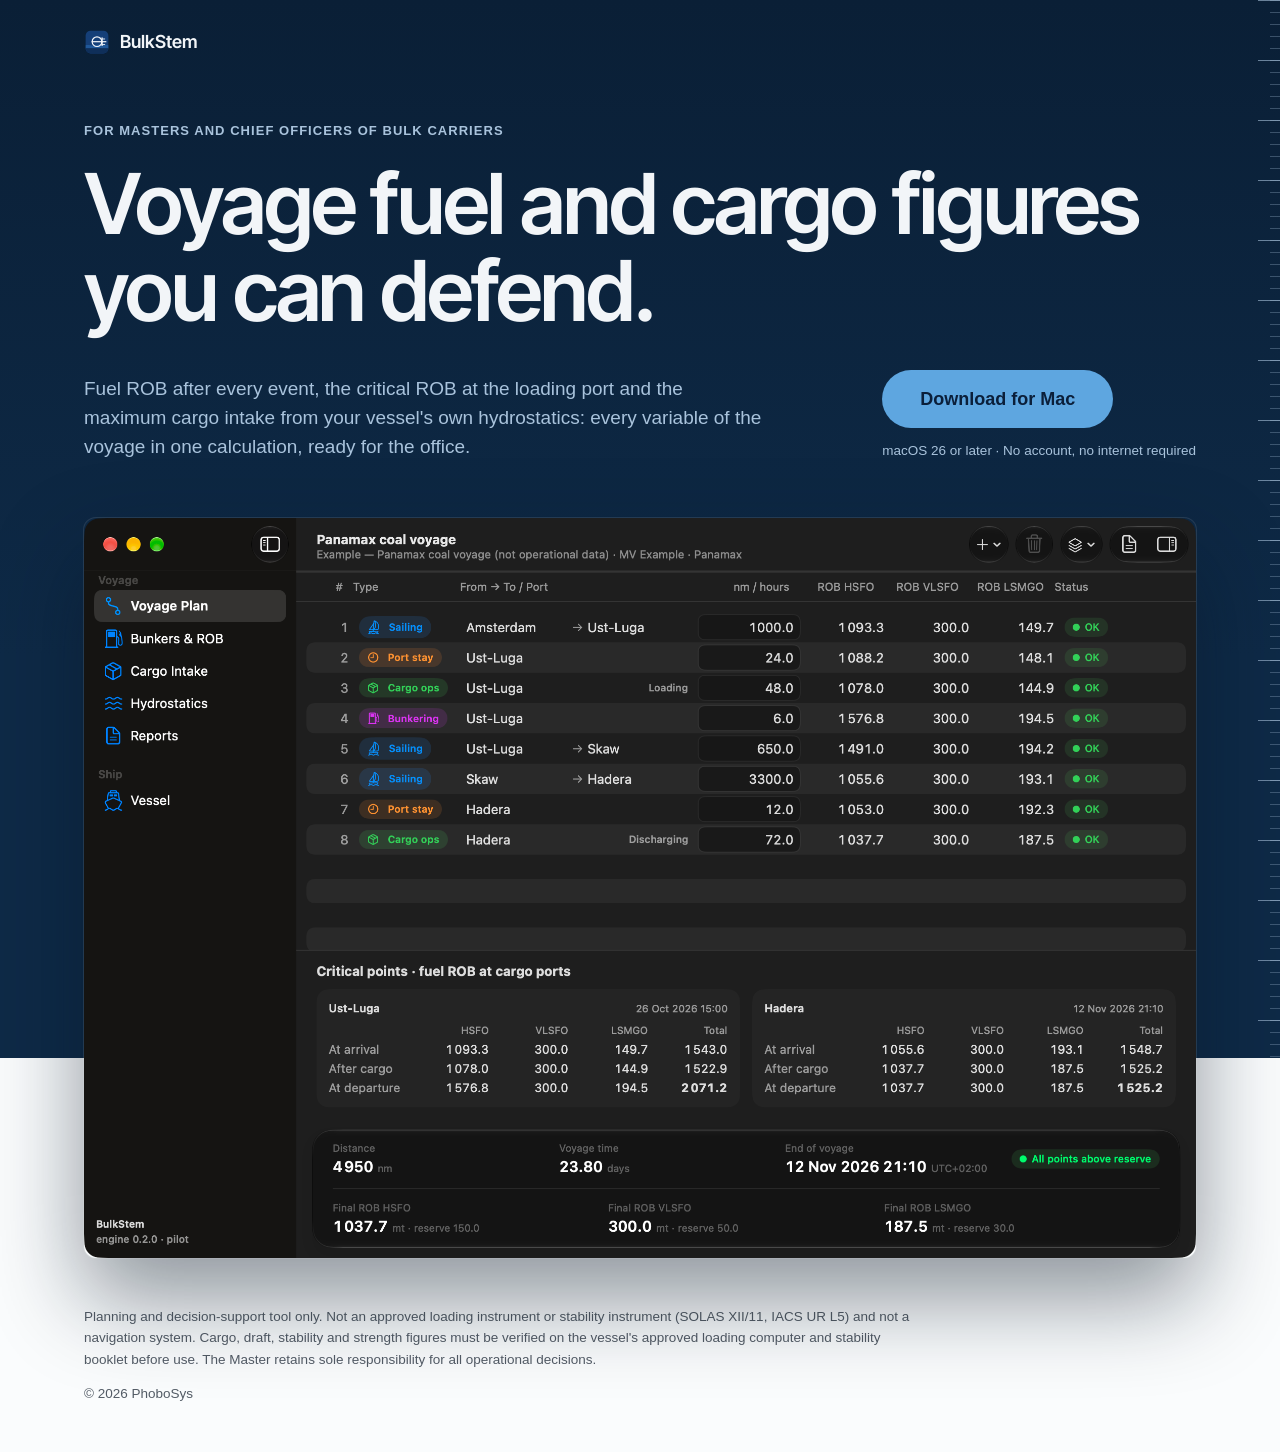
<file: index.html>
<!doctype html>
<html lang="en">
<head>
<meta charset="utf-8">
<meta name="viewport" content="width=device-width, initial-scale=1">
<title>BulkStem — voyage fuel and cargo planning for bulk-carrier officers</title>
<meta name="description" content="Fuel ROB after every event, the critical ROB at the loading port and the maximum cargo intake from your vessel's own hydrostatics: every variable of the voyage in one calculation, ready for the office.">
<link rel="canonical" href="https://bulkstem.com/">
<link rel="icon" type="image/svg+xml" href="img/icon.svg">
<link rel="icon" type="image/png" sizes="32x32" href="img/favicon-32.png">
<link rel="apple-touch-icon" sizes="180x180" href="img/apple-touch-icon.png">
<meta name="theme-color" content="#0E2A47">
<meta property="og:type" content="website">
<meta property="og:title" content="BulkStem — voyage fuel and cargo planning for bulk-carrier officers">
<meta property="og:description" content="Fuel ROB after every event, the critical ROB at the loading port and the maximum cargo intake from your vessel's own hydrostatics: every variable of the voyage in one calculation, ready for the office.">
<meta property="og:url" content="https://bulkstem.com/">
<meta property="og:image" content="https://bulkstem.com/img/og.png">
<meta property="og:image:width" content="1200">
<meta property="og:image:height" content="630">
<meta name="twitter:card" content="summary_large_image">
<link rel="preload" href="assets/fonts/inter-tight-latin-wght-normal.woff2" as="font" type="font/woff2" crossorigin>
<link rel="stylesheet" href="assets/site.css">
</head>
<body>

<main>
  <section class="hero" aria-labelledby="hero-title">
    <div class="ruler" aria-hidden="true"></div>
    <div class="container">
      <p class="brand"><img src="img/icon.svg" alt="" width="26" height="26">BulkStem</p>
      <p class="kicker">For Masters and Chief Officers of bulk carriers</p>
      <h1 id="hero-title">Voyage fuel and cargo figures you can defend.</h1>
      <div class="hero-row">
        <p class="lead">Fuel ROB after every event, the critical ROB at the loading port and the maximum cargo intake from your vessel's own hydrostatics: every variable of the voyage in one calculation, ready for the office.</p>
        <div class="hero-actions">
          <a class="button" href="https://github.com/PhoboSys/bulkstem-site/releases/latest/download/BulkStem.zip">Download for Mac</a>
          <p class="small">macOS 26 or later · No account, no internet required</p>
        </div>
      </div>
      <figure class="window">
        <img src="img/screenshot-plan-dark.png" width="2200" height="1464" fetchpriority="high" alt="BulkStem voyage plan window: the event sequence with ROB per fuel grade after each event and the critical points at the cargo ports">
      </figure>
    </div>
  </section>
</main>

<footer class="site-footer">
  <div class="container">
    <p class="disclaimer">Planning and decision-support tool only. Not an approved loading instrument or stability instrument (SOLAS XII/11, IACS UR L5) and not a navigation system. Cargo, draft, stability and strength figures must be verified on the vessel's approved loading computer and stability booklet before use. The Master retains sole responsibility for all operational decisions.</p>
    <p class="copyright">© 2026 PhoboSys</p>
  </div>
</footer>

</body>
</html>
</file>
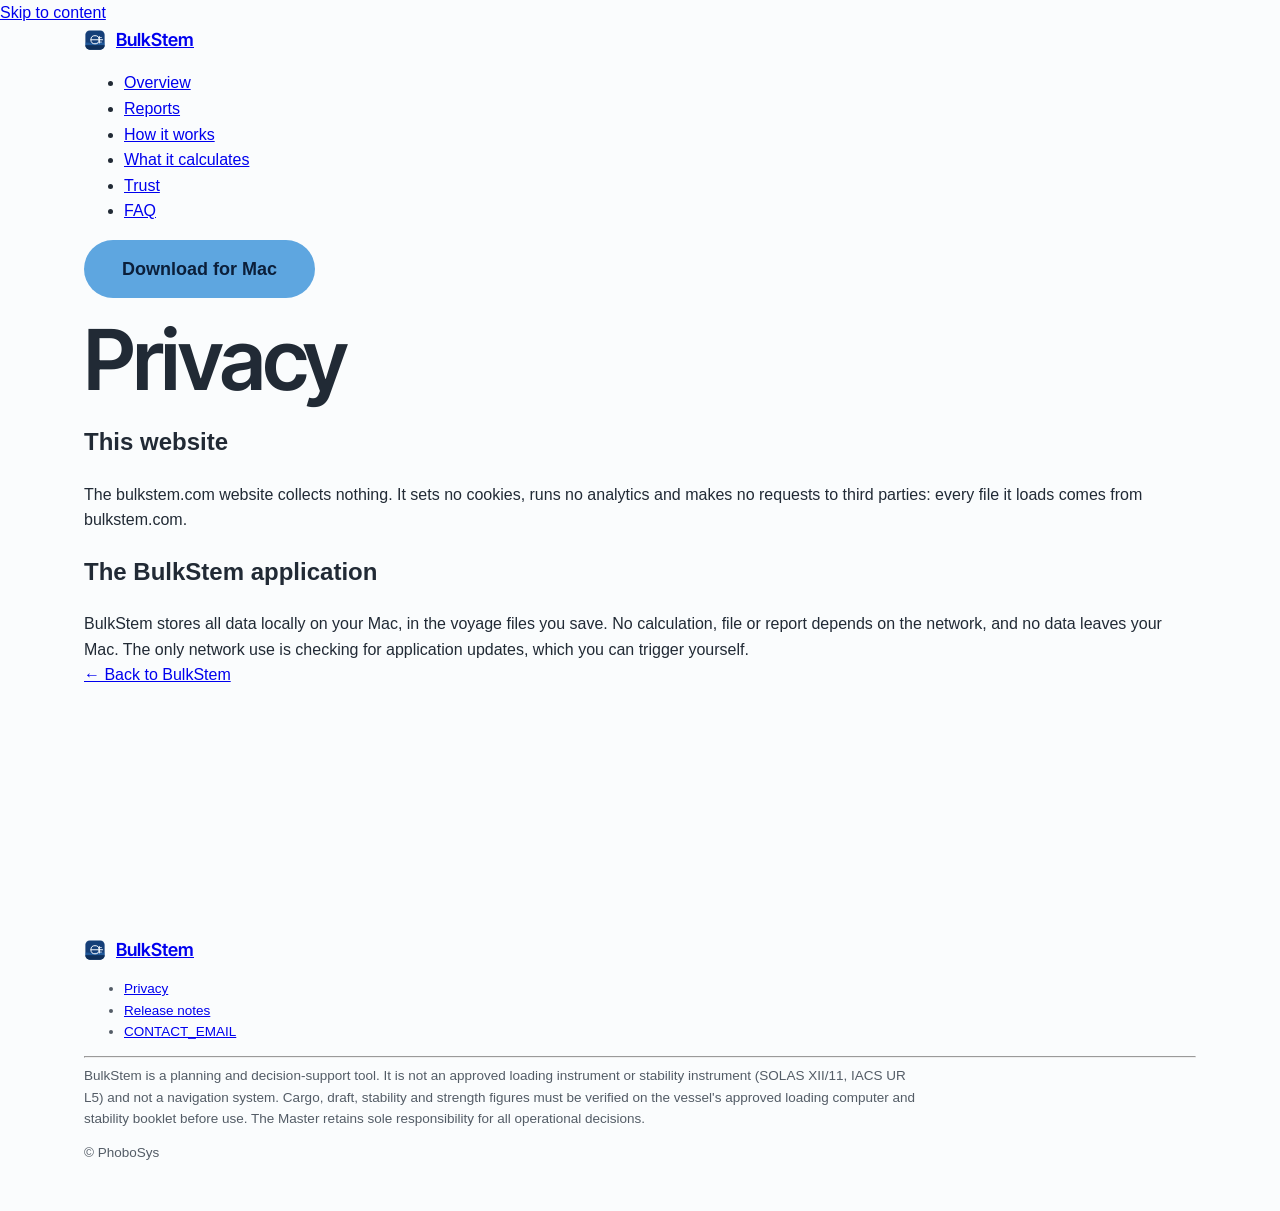
<file: privacy.html>
<!doctype html>
<html lang="en">
<head>
<meta charset="utf-8">
<meta name="viewport" content="width=device-width, initial-scale=1">
<title>Privacy — BulkStem</title>
<meta name="description" content="The bulkstem.com website collects nothing, and the BulkStem application stores all data locally on your Mac.">
<link rel="canonical" href="https://bulkstem.com/privacy.html">
<link rel="icon" type="image/svg+xml" href="img/icon.svg">
<link rel="icon" type="image/png" sizes="32x32" href="img/favicon-32.png">
<link rel="apple-touch-icon" sizes="180x180" href="img/apple-touch-icon.png">
<meta name="theme-color" content="#FAFCFD">
<link rel="preload" href="assets/fonts/inter-tight-latin-wght-normal.woff2" as="font" type="font/woff2" crossorigin>
<link rel="stylesheet" href="assets/site.css">
</head>
<body>
<!-- Constants replaced by the release pipeline: DOWNLOAD_URL, RELEASE_NOTES_URL, CONTACT_EMAIL — see README.md -->
<a class="skip-link" href="#main">Skip to content</a>

<header class="site-header">
  <div class="container">
    <a class="brand" href="./"><img src="img/icon.svg" alt="" width="22" height="22">BulkStem</a>
    <nav class="site-nav" aria-label="Sections">
      <ul>
        <li><a href="./">Overview</a></li>
        <li><a href="./#reports">Reports</a></li>
        <li><a href="./#how">How it works</a></li>
        <li><a href="./#calculates">What it calculates</a></li>
        <li><a href="./#trust">Trust</a></li>
        <li><a href="./#faq">FAQ</a></li>
      </ul>
    </nav>
    <a class="button" href="DOWNLOAD_URL">Download for Mac</a>
  </div>
</header>

<main id="main" class="page">
  <div class="container">
    <h1>Privacy</h1>
    <h2>This website</h2>
    <p>The bulkstem.com website collects nothing. It sets no cookies, runs no analytics and makes no requests to third parties: every file it loads comes from bulkstem.com.</p>
    <h2>The BulkStem application</h2>
    <p>BulkStem stores all data locally on your Mac, in the voyage files you save. No calculation, file or report depends on the network, and no data leaves your Mac. The only network use is checking for application updates, which you can trigger yourself.</p>
    <p class="back"><a class="text-link" href="./">← Back to BulkStem</a></p>
  </div>
</main>

<footer class="site-footer">
  <div class="container">
    <div class="footer-row">
      <a class="brand" href="./"><img src="img/icon.svg" alt="" width="22" height="22">BulkStem</a>
      <ul class="footer-links">
        <li><a href="privacy.html">Privacy</a></li>
        <li><a href="RELEASE_NOTES_URL">Release notes</a></li>
        <li><a href="mailto:CONTACT_EMAIL">CONTACT_EMAIL</a></li>
      </ul>
    </div>
    <hr class="footer-rule">
    <p class="disclaimer">BulkStem is a planning and decision-support tool. It is not an approved loading instrument or stability instrument (SOLAS XII/11, IACS UR L5) and not a navigation system. Cargo, draft, stability and strength figures must be verified on the vessel's approved loading computer and stability booklet before use. The Master retains sole responsibility for all operational decisions.</p>
    <p class="copyright">© PhoboSys</p>
  </div>
</footer>
</body>
</html>
</file>
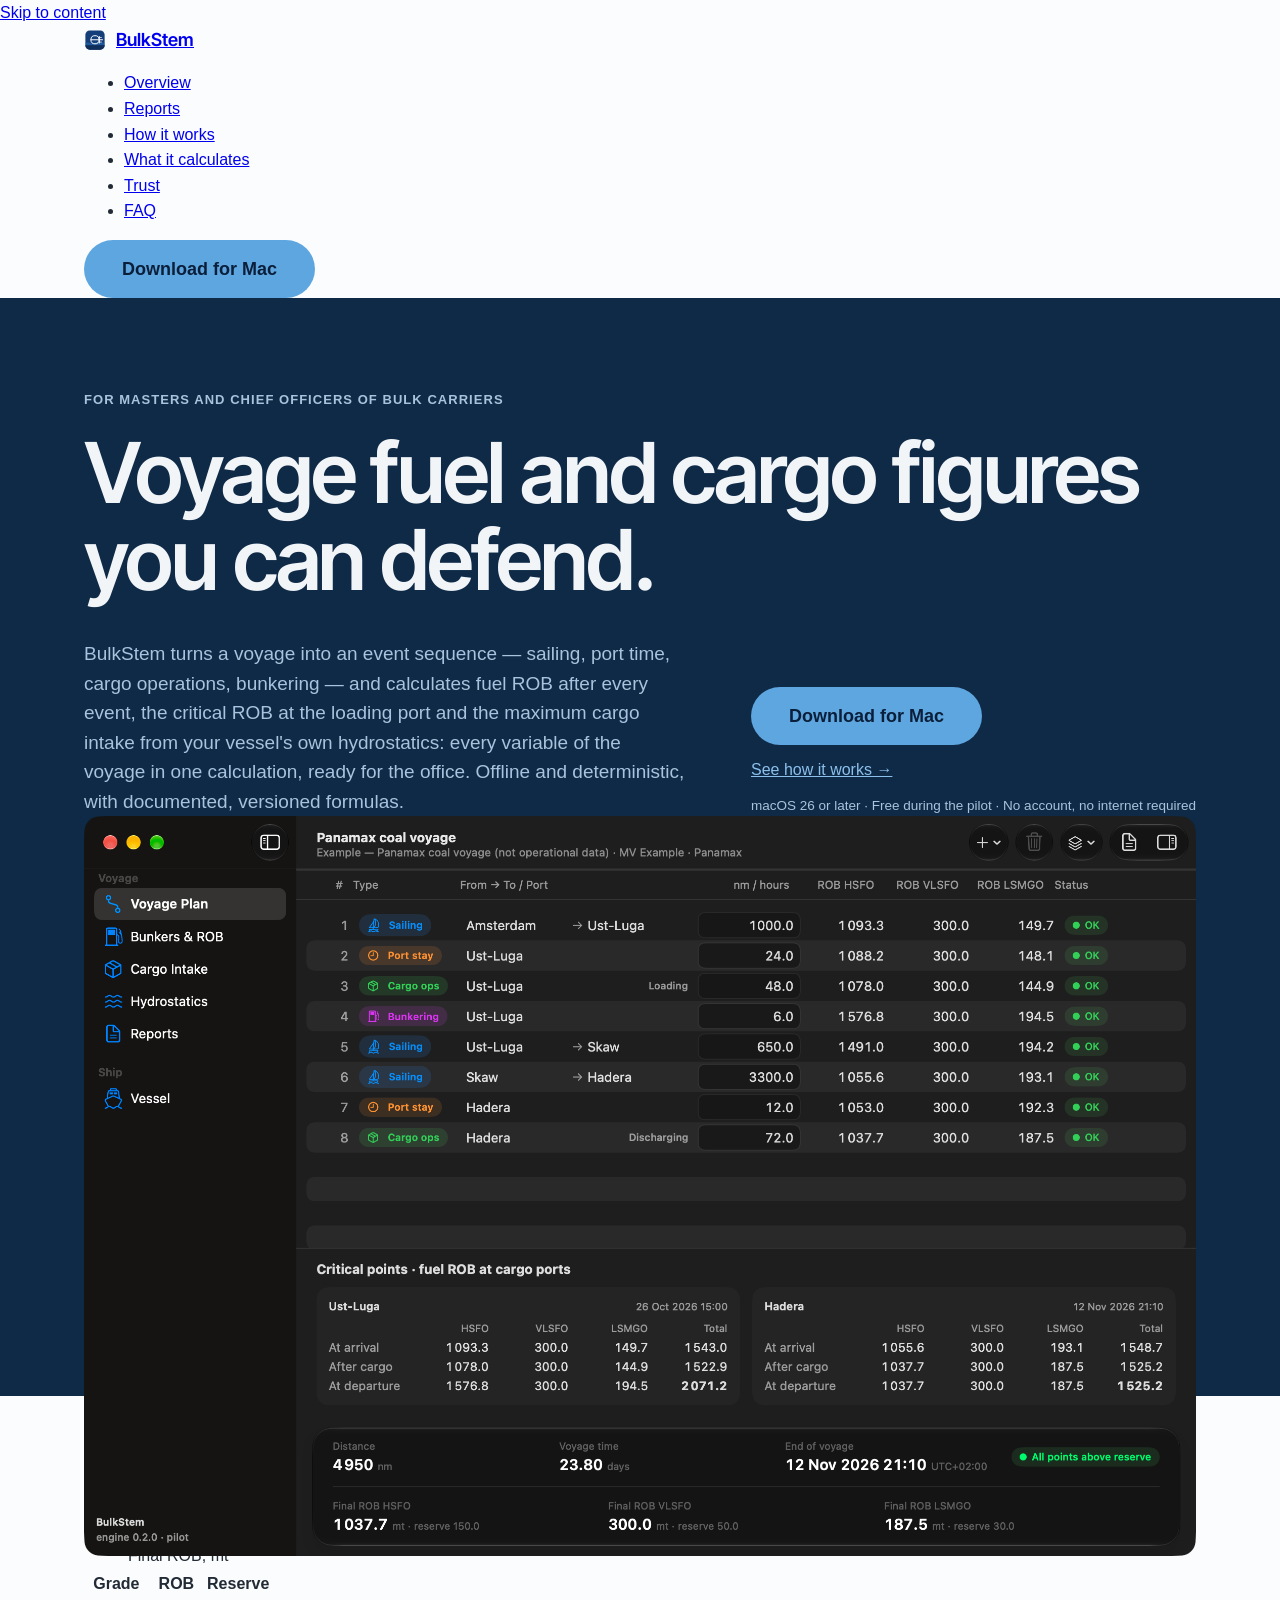
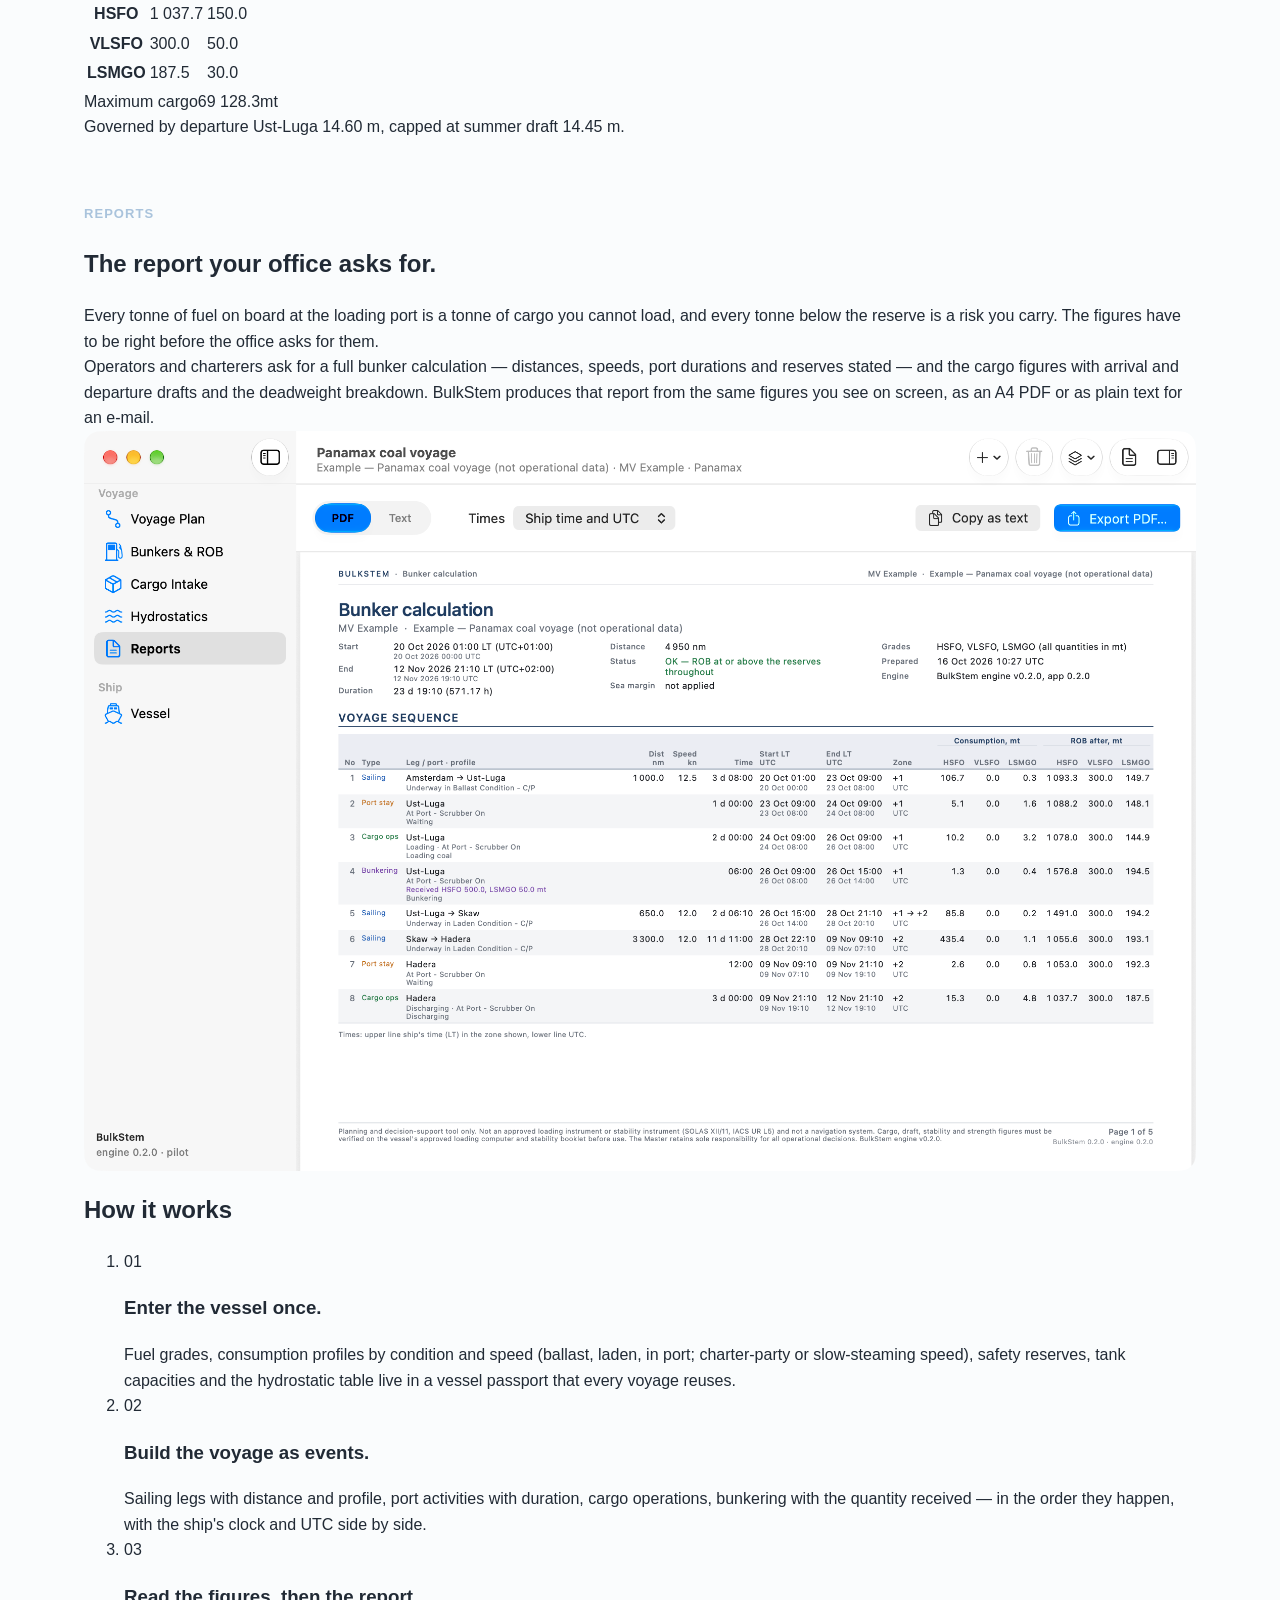
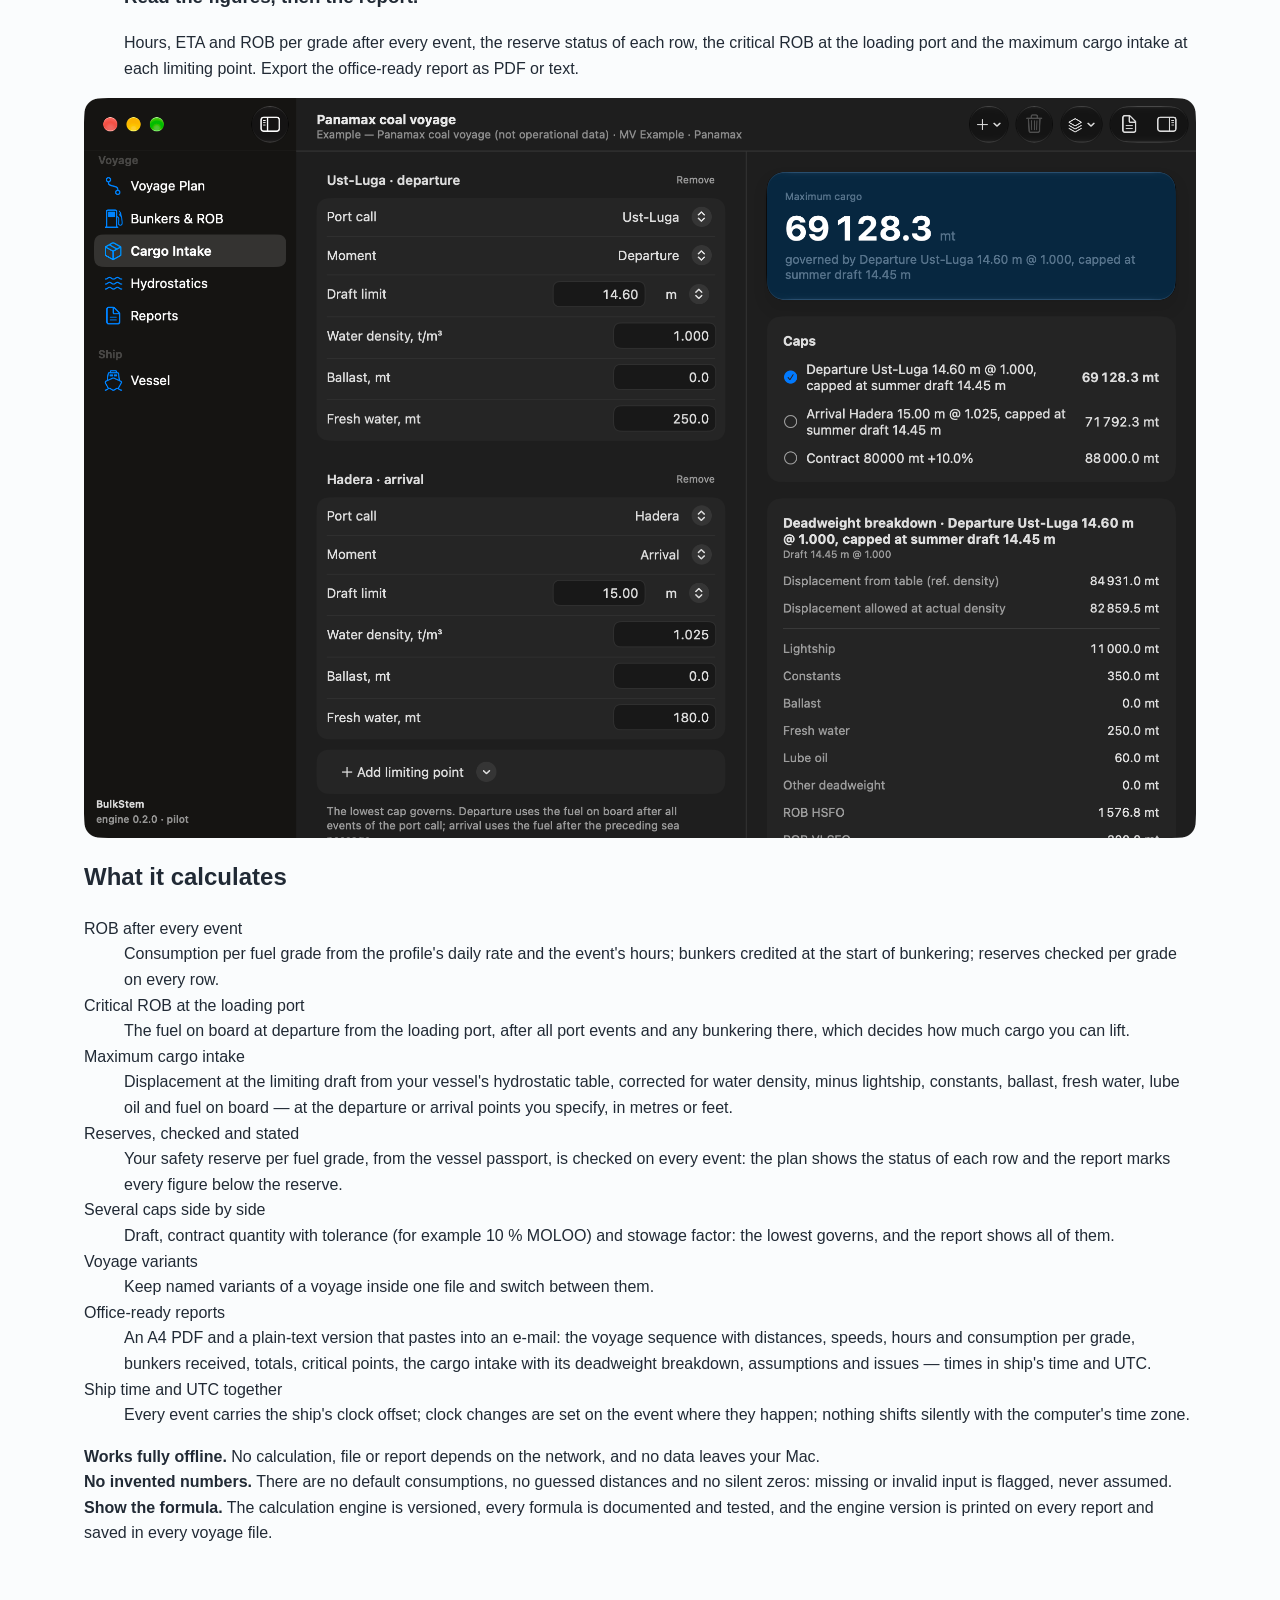
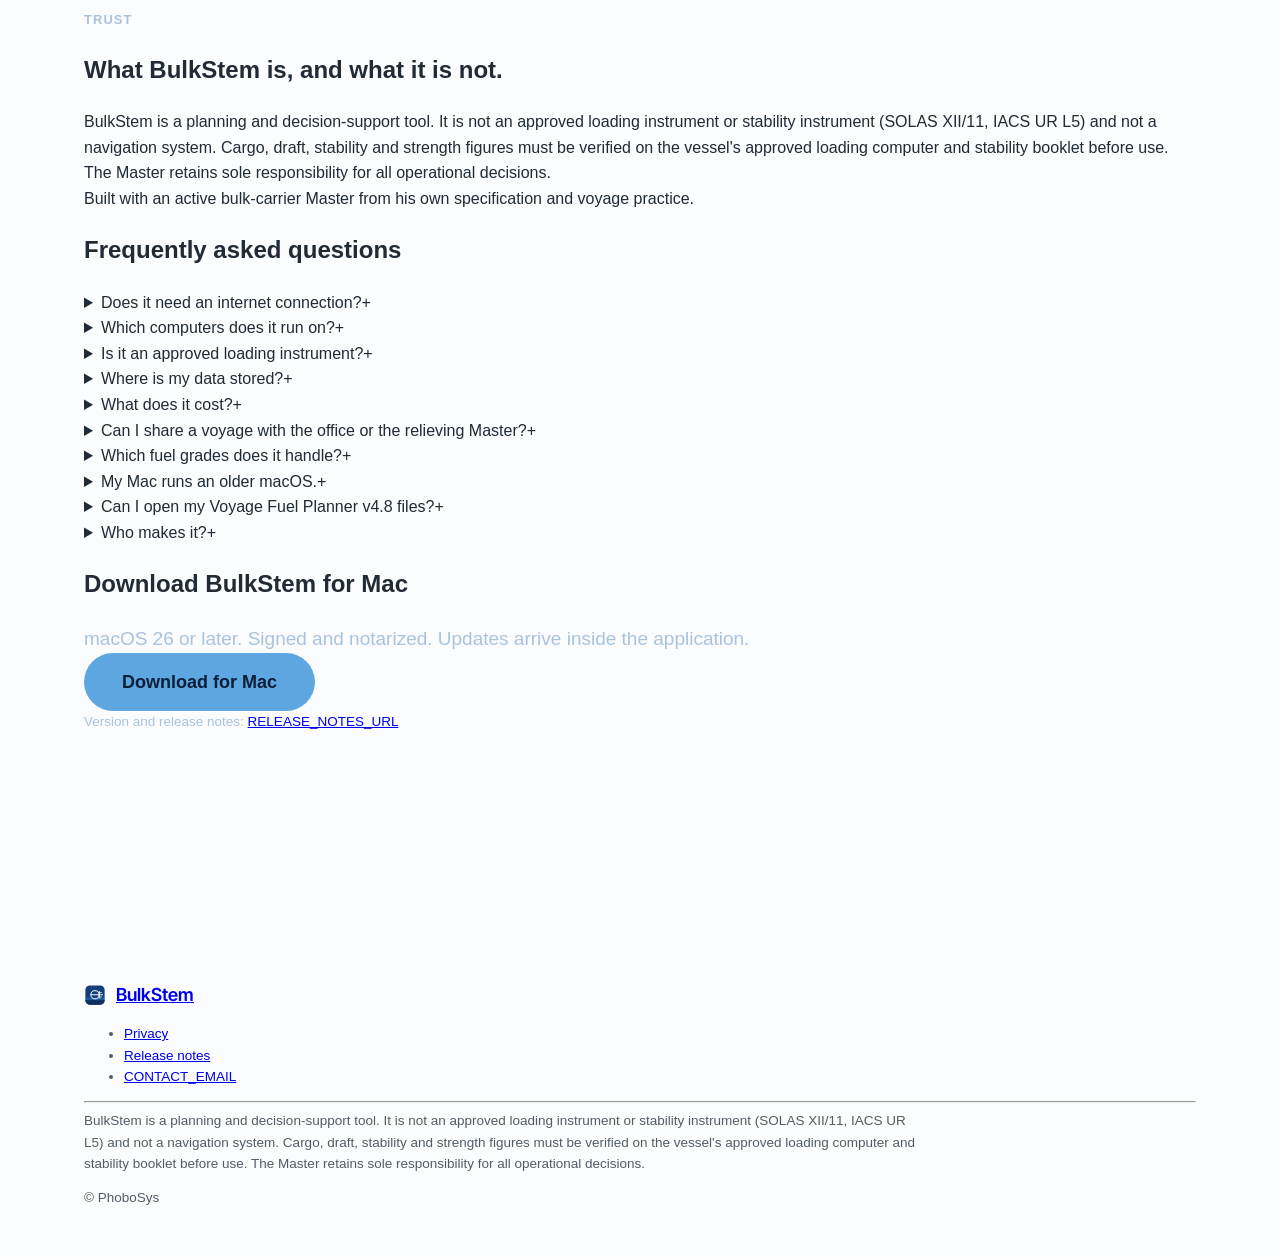
<file: design/hero-b.html>
<!doctype html>
<html lang="en">
<head>
<meta charset="utf-8">
<base href="../">
<meta name="viewport" content="width=device-width, initial-scale=1">
<title>Variant B — Deck · BulkStem design round 2</title>
<meta name="description" content="BulkStem turns a voyage into an event sequence — sailing, port time, cargo operations, bunkering — and calculates fuel ROB after every event, the critical ROB at the loading port and the maximum cargo intake from your vessel's own hydrostatics: every variable of the voyage in one calculation, ready for the office. Offline and deterministic, with documented, versioned formulas.">
<link rel="canonical" href="https://bulkstem.com/">
<link rel="icon" type="image/svg+xml" href="img/icon.svg">
<link rel="icon" type="image/png" sizes="32x32" href="img/favicon-32.png">
<link rel="apple-touch-icon" sizes="180x180" href="img/apple-touch-icon.png">
<meta name="theme-color" content="#FAFCFD">
<meta property="og:type" content="website">
<meta property="og:title" content="BulkStem — voyage fuel and cargo planning for bulk-carrier officers">
<meta property="og:description" content="BulkStem turns a voyage into an event sequence — sailing, port time, cargo operations, bunkering — and calculates fuel ROB after every event, the critical ROB at the loading port and the maximum cargo intake from your vessel's own hydrostatics: every variable of the voyage in one calculation, ready for the office. Offline and deterministic, with documented, versioned formulas.">
<meta property="og:url" content="https://bulkstem.com/">
<meta property="og:image" content="https://bulkstem.com/img/og.png">
<meta property="og:image:width" content="1200">
<meta property="og:image:height" content="630">
<meta name="twitter:card" content="summary_large_image">
<meta name="twitter:title" content="BulkStem — voyage fuel and cargo planning for bulk-carrier officers">
<meta name="twitter:description" content="BulkStem turns a voyage into an event sequence — sailing, port time, cargo operations, bunkering — and calculates fuel ROB after every event, the critical ROB at the loading port and the maximum cargo intake from your vessel's own hydrostatics: every variable of the voyage in one calculation, ready for the office. Offline and deterministic, with documented, versioned formulas.">
<meta name="twitter:image" content="https://bulkstem.com/img/og.png">
<script type="application/ld+json">
{"@context":"https://schema.org","@type":"SoftwareApplication","name":"BulkStem","applicationCategory":"BusinessApplication","operatingSystem":"macOS 26 or later","url":"https://bulkstem.com/","image":"https://bulkstem.com/img/og.png","description":"BulkStem turns a voyage into an event sequence — sailing, port time, cargo operations, bunkering — and calculates fuel ROB after every event, the critical ROB at the loading port and the maximum cargo intake from your vessel's own hydrostatics: every variable of the voyage in one calculation, ready for the office. Offline and deterministic, with documented, versioned formulas.","publisher":{"@type":"Organization","name":"PhoboSys"},"offers":{"@type":"Offer","price":"0","priceCurrency":"USD","description":"Free during the pilot"}}
</script>
<link rel="preload" href="assets/fonts/inter-tight-latin-wght-normal.woff2" as="font" type="font/woff2" crossorigin>
<link rel="stylesheet" href="assets/site.css">
<style>
/* Design round 2, variant B — "Deck": a navy first screen, the dark plan window straddling into the white figures strip */
.hero--deck { background: var(--navy); color: var(--navy-ink); padding-bottom: 0; }
.hero--deck .kicker { color: var(--navy-muted); }
.hero--deck h1 { color: var(--navy-ink); }
.hero--deck .lead, .hero--deck .small { color: var(--navy-muted); }
.hero--deck .button { background: #5EA6E0; color: #0B1F3A; }
.hero--deck .button:hover { background: #7FB8E8; }
.hero--deck .text-link { color: #8CC0EC; }
.hero--deck .window-frame { position: relative; z-index: 1; margin-bottom: -160px; }
.hero--deck + .figures { border-top: 0; padding-top: calc(160px + var(--s8)); }
@media (max-width: 899px) {
  .hero--deck .window-frame { margin-bottom: -56px; }
  .hero--deck + .figures { padding-top: calc(56px + var(--s6)); }
}
</style>
<script>document.documentElement.classList.add("js")</script>
<script src="assets/site.js" defer></script>
</head>
<body>
<!-- Constants replaced by the release pipeline: DOWNLOAD_URL, RELEASE_NOTES_URL, CONTACT_EMAIL — see README.md -->
<a class="skip-link" href="#main">Skip to content</a>

<header class="site-header">
  <div class="container">
    <a class="brand" href="#overview"><img src="img/icon.svg" alt="" width="22" height="22">BulkStem</a>
    <nav class="site-nav" aria-label="Sections">
      <ul>
        <li><a href="#overview">Overview</a></li>
        <li><a href="#reports">Reports</a></li>
        <li><a href="#how">How it works</a></li>
        <li><a href="#calculates">What it calculates</a></li>
        <li><a href="#trust">Trust</a></li>
        <li><a href="#faq">FAQ</a></li>
      </ul>
    </nav>
    <a class="button" href="DOWNLOAD_URL">Download for Mac</a>
  </div>
</header>

<main id="main">

  <section class="hero hero--deck" id="overview" aria-labelledby="hero-title">
    <div class="container">
      <p class="kicker">For Masters and Chief Officers of bulk carriers</p>
      <h1 id="hero-title">Voyage fuel and cargo figures you can defend.</h1>
      <div class="hero-row">
        <p class="lead">BulkStem turns a voyage into an event sequence — sailing, port time, cargo operations, bunkering — and calculates fuel ROB after every event, the critical ROB at the loading port and the maximum cargo intake from your vessel's own hydrostatics: every variable of the voyage in one calculation, ready for the office. Offline and deterministic, with documented, versioned formulas.</p>
        <div class="hero-actions">
          <a class="button" href="DOWNLOAD_URL">Download for Mac</a>
          <a class="text-link" href="#how">See how it works →</a>
          <p class="small">macOS 26 or later · Free during the pilot · No account, no internet required</p>
        </div>
      </div>
      <figure class="window-frame window-frame--dark">
        <img src="img/screenshot-plan-dark.png" width="2200" height="1464" fetchpriority="high" alt="BulkStem voyage plan window: the event sequence with ROB per fuel grade after each event and the critical points at the cargo ports">
      </figure>
    </div>
  </section>

  <section class="figures" aria-labelledby="figures-title">
    <div class="container reveal">
      <h2 class="kicker" id="figures-title">Example — Panamax coal voyage (not operational data)</h2>
      <div class="figures-grid">
        <div class="figure-pair">
          <p><span class="figure-label">Distance</span><span class="figure-value">4&nbsp;950<span class="unit">nm</span></span></p>
          <p><span class="figure-label">Voyage time</span><span class="figure-value">23.80<span class="unit">days</span></span></p>
        </div>
        <table class="rob-table">
          <caption>Final ROB, mt</caption>
          <thead>
            <tr><th scope="col">Grade</th><th scope="col">ROB</th><th scope="col">Reserve</th></tr>
          </thead>
          <tbody>
            <tr><th scope="row">HSFO</th><td>1&nbsp;037.7</td><td class="reserve">150.0</td></tr>
            <tr><th scope="row">VLSFO</th><td>300.0</td><td class="reserve">50.0</td></tr>
            <tr><th scope="row">LSMGO</th><td>187.5</td><td class="reserve">30.0</td></tr>
          </tbody>
        </table>
        <div>
          <p><span class="figure-label">Maximum cargo</span><span class="figure-value figure-value--xl">69&nbsp;128.3<span class="unit">mt</span></span></p>
          <p class="figure-note">Governed by departure Ust-Luga 14.60 m, capped at summer draft 14.45 m.</p>
        </div>
      </div>
    </div>
  </section>

  <section class="section" id="reports" aria-labelledby="reports-title">
    <div class="container">
      <div class="split reveal">
        <div>
          <p class="kicker">Reports</p>
          <h2 class="section-title" id="reports-title">The report your office asks for.</h2>
        </div>
        <div class="split-body">
          <p class="text-lg">Every tonne of fuel on board at the loading port is a tonne of cargo you cannot load, and every tonne below the reserve is a risk you carry. The figures have to be right before the office asks for them.</p>
          <p class="text-lg">Operators and charterers ask for a full bunker calculation — distances, speeds, port durations and reserves stated — and the cargo figures with arrival and departure drafts and the deadweight breakdown. BulkStem produces that report from the same figures you see on screen, as an A4 PDF or as plain text for an e-mail.</p>
        </div>
      </div>
      <figure class="window-frame reveal">
        <img src="img/screenshot-report.png" width="2200" height="1464" loading="lazy" decoding="async" alt="BulkStem A4 PDF report: the bunker calculation with the voyage sequence, bunkers received, totals and critical points">
      </figure>
    </div>
  </section>

  <section class="section navy" id="how" aria-labelledby="how-title">
    <div class="container">
      <h2 class="section-title reveal" id="how-title">How it works</h2>
      <ol class="steps reveal">
        <li class="step">
          <span class="step-number" aria-hidden="true">01</span>
          <h3>Enter the vessel once.</h3>
          <p>Fuel grades, consumption profiles by condition and speed (ballast, laden, in port; charter-party or slow-steaming speed), safety reserves, tank capacities and the hydrostatic table live in a vessel passport that every voyage reuses.</p>
        </li>
        <li class="step">
          <span class="step-number" aria-hidden="true">02</span>
          <h3>Build the voyage as events.</h3>
          <p>Sailing legs with distance and profile, port activities with duration, cargo operations, bunkering with the quantity received — in the order they happen, with the ship's clock and UTC side by side.</p>
        </li>
        <li class="step">
          <span class="step-number" aria-hidden="true">03</span>
          <h3>Read the figures, then the report.</h3>
          <p>Hours, ETA and ROB per grade after every event, the reserve status of each row, the critical ROB at the loading port and the maximum cargo intake at each limiting point. Export the office-ready report as PDF or text.</p>
        </li>
      </ol>
      <figure class="window-frame window-frame--dark reveal">
        <img src="img/screenshot-cargo-dark.png" width="2200" height="1464" loading="lazy" decoding="async" alt="BulkStem cargo intake window: the maximum cargo at the limiting draft with the deadweight breakdown">
      </figure>
    </div>
  </section>

  <section class="section" id="calculates" aria-labelledby="calculates-title">
    <div class="container split">
      <h2 class="section-title calc-title" id="calculates-title">What it calculates</h2>
      <dl class="calc-list reveal">
        <div class="calc-item">
          <dt>ROB after every event</dt>
          <dd>Consumption per fuel grade from the profile's daily rate and the event's hours; bunkers credited at the start of bunkering; reserves checked per grade on every row.</dd>
        </div>
        <div class="calc-item">
          <dt>Critical ROB at the loading port</dt>
          <dd>The fuel on board at departure from the loading port, after all port events and any bunkering there, which decides how much cargo you can lift.</dd>
        </div>
        <div class="calc-item">
          <dt>Maximum cargo intake</dt>
          <dd>Displacement at the limiting draft from your vessel's hydrostatic table, corrected for water density, minus lightship, constants, ballast, fresh water, lube oil and fuel on board — at the departure or arrival points you specify, in metres or feet.</dd>
        </div>
        <div class="calc-item">
          <dt>Reserves, checked and stated</dt>
          <dd>Your safety reserve per fuel grade, from the vessel passport, is checked on every event: the plan shows the status of each row and the report marks every figure below the reserve.</dd>
        </div>
        <div class="calc-item">
          <dt>Several caps side by side</dt>
          <dd>Draft, contract quantity with tolerance (for example 10 % MOLOO) and stowage factor: the lowest governs, and the report shows all of them.</dd>
        </div>
        <div class="calc-item">
          <dt>Voyage variants</dt>
          <dd>Keep named variants of a voyage inside one file and switch between them.</dd>
        </div>
        <div class="calc-item">
          <dt>Office-ready reports</dt>
          <dd>An A4 PDF and a plain-text version that pastes into an e-mail: the voyage sequence with distances, speeds, hours and consumption per grade, bunkers received, totals, critical points, the cargo intake with its deadweight breakdown, assumptions and issues — times in ship's time and UTC.</dd>
        </div>
        <div class="calc-item">
          <dt>Ship time and UTC together</dt>
          <dd>Every event carries the ship's clock offset; clock changes are set on the event where they happen; nothing shifts silently with the computer's time zone.</dd>
        </div>
      </dl>
    </div>
  </section>

  <section class="principles" aria-label="Principles">
    <div class="container principles-grid reveal">
      <p class="principle"><strong>Works fully offline.</strong> No calculation, file or report depends on the network, and no data leaves your Mac.</p>
      <p class="principle"><strong>No invented numbers.</strong> There are no default consumptions, no guessed distances and no silent zeros: missing or invalid input is flagged, never assumed.</p>
      <p class="principle"><strong>Show the formula.</strong> The calculation engine is versioned, every formula is documented and tested, and the engine version is printed on every report and saved in every voyage file.</p>
    </div>
  </section>

  <section class="section trust" id="trust" aria-labelledby="trust-title">
    <div class="container">
      <div class="narrow reveal">
        <p class="kicker">Trust</p>
        <h2 class="section-title" id="trust-title">What BulkStem is, and what it is not.</h2>
        <p class="text-lg">BulkStem is a planning and decision-support tool. It is not an approved loading instrument or stability instrument (SOLAS XII/11, IACS UR L5) and not a navigation system. Cargo, draft, stability and strength figures must be verified on the vessel's approved loading computer and stability booklet before use. The Master retains sole responsibility for all operational decisions.</p>
        <p class="trust-sub">Built with an active bulk-carrier Master from his own specification and voyage practice.</p>
      </div>
    </div>
  </section>

  <section class="section faq" id="faq" aria-labelledby="faq-title">
    <div class="container">
      <div class="narrow reveal">
        <h2 class="section-title" id="faq-title">Frequently asked questions</h2>
        <div class="faq-list">
          <details>
            <summary>Does it need an internet connection?<span class="faq-icon" aria-hidden="true">+</span></summary>
            <p>No. BulkStem works fully offline. The only network use is checking for application updates, which you can trigger yourself.</p>
          </details>
          <details>
            <summary>Which computers does it run on?<span class="faq-icon" aria-hidden="true">+</span></summary>
            <p>A Mac with macOS 26 or later today. A Windows version is planned next, then iPad and iPhone; a browser version for ship PCs is under evaluation.</p>
          </details>
          <details>
            <summary>Is it an approved loading instrument?<span class="faq-icon" aria-hidden="true">+</span></summary>
            <p>No. It is a planning tool: the approved loading computer remains the authority for cargo, draft, stability and strength, and ECDIS for navigation.</p>
          </details>
          <details>
            <summary>Where is my data stored?<span class="faq-icon" aria-hidden="true">+</span></summary>
            <p>In voyage files on your Mac. A voyage file is self-contained — it carries a copy of the vessel data — so it opens with the same figures on any other Mac running BulkStem.</p>
          </details>
          <details>
            <summary>What does it cost?<span class="faq-icon" aria-hidden="true">+</span></summary>
            <p>Free during the pilot. Pricing will be announced before the public release.</p>
          </details>
          <details>
            <summary>Can I share a voyage with the office or the relieving Master?<span class="faq-icon" aria-hidden="true">+</span></summary>
            <p>Yes. Send the voyage file — it is self-contained and opens with the same figures on any Mac running BulkStem — or send the PDF or the text report.</p>
          </details>
          <details>
            <summary>Which fuel grades does it handle?<span class="faq-icon" aria-hidden="true">+</span></summary>
            <p>The grades you define in the vessel passport, typically HFO, VLSFO and LSMGO. Every consumption profile has a daily rate per grade, and every ROB, reserve and critical point is shown per grade.</p>
          </details>
          <details>
            <summary>My Mac runs an older macOS.<span class="faq-icon" aria-hidden="true">+</span></summary>
            <p>BulkStem needs macOS 26 or later. Every Mac with Apple silicon (2020 onward) and the last Intel models — the 16-inch MacBook Pro (2019), the four-port 13-inch MacBook Pro (2020), the iMac (2020) and the Mac Pro (2019) — can update to it free of charge. For older computers and for ship PCs, a browser version is planned.</p>
          </details>
          <details>
            <summary>Can I open my Voyage Fuel Planner v4.8 files?<span class="faq-icon" aria-hidden="true">+</span></summary>
            <p>Yes. Projects and condition files are imported, and BulkStem reports what the old format did not store.</p>
          </details>
          <details>
            <summary>Who makes it?<span class="faq-icon" aria-hidden="true">+</span></summary>
            <p>PhoboSys, with the Master who wrote the original specification. Contact: <a href="mailto:CONTACT_EMAIL">CONTACT_EMAIL</a>.</p>
          </details>
        </div>
      </div>
    </div>
  </section>

  <section class="section download" id="download" aria-labelledby="download-title">
    <div class="container reveal">
      <h2 class="download-title" id="download-title">Download BulkStem for Mac</h2>
      <p class="lead">macOS 26 or later. Signed and notarized. Updates arrive inside the application.</p>
      <a class="button" href="DOWNLOAD_URL">Download for Mac</a>
      <p class="small">Version and release notes: <a href="RELEASE_NOTES_URL">RELEASE_NOTES_URL</a></p>
    </div>
  </section>

</main>

<footer class="site-footer">
  <div class="container">
    <div class="footer-row">
      <a class="brand" href="#overview"><img src="img/icon.svg" alt="" width="22" height="22">BulkStem</a>
      <ul class="footer-links">
        <li><a href="privacy.html">Privacy</a></li>
        <li><a href="RELEASE_NOTES_URL">Release notes</a></li>
        <li><a href="mailto:CONTACT_EMAIL">CONTACT_EMAIL</a></li>
      </ul>
    </div>
    <hr class="footer-rule">
    <p class="disclaimer">BulkStem is a planning and decision-support tool. It is not an approved loading instrument or stability instrument (SOLAS XII/11, IACS UR L5) and not a navigation system. Cargo, draft, stability and strength figures must be verified on the vessel's approved loading computer and stability booklet before use. The Master retains sole responsibility for all operational decisions.</p>
    <p class="copyright">© PhoboSys</p>
  </div>
</footer>
</body>
</html>
</file>
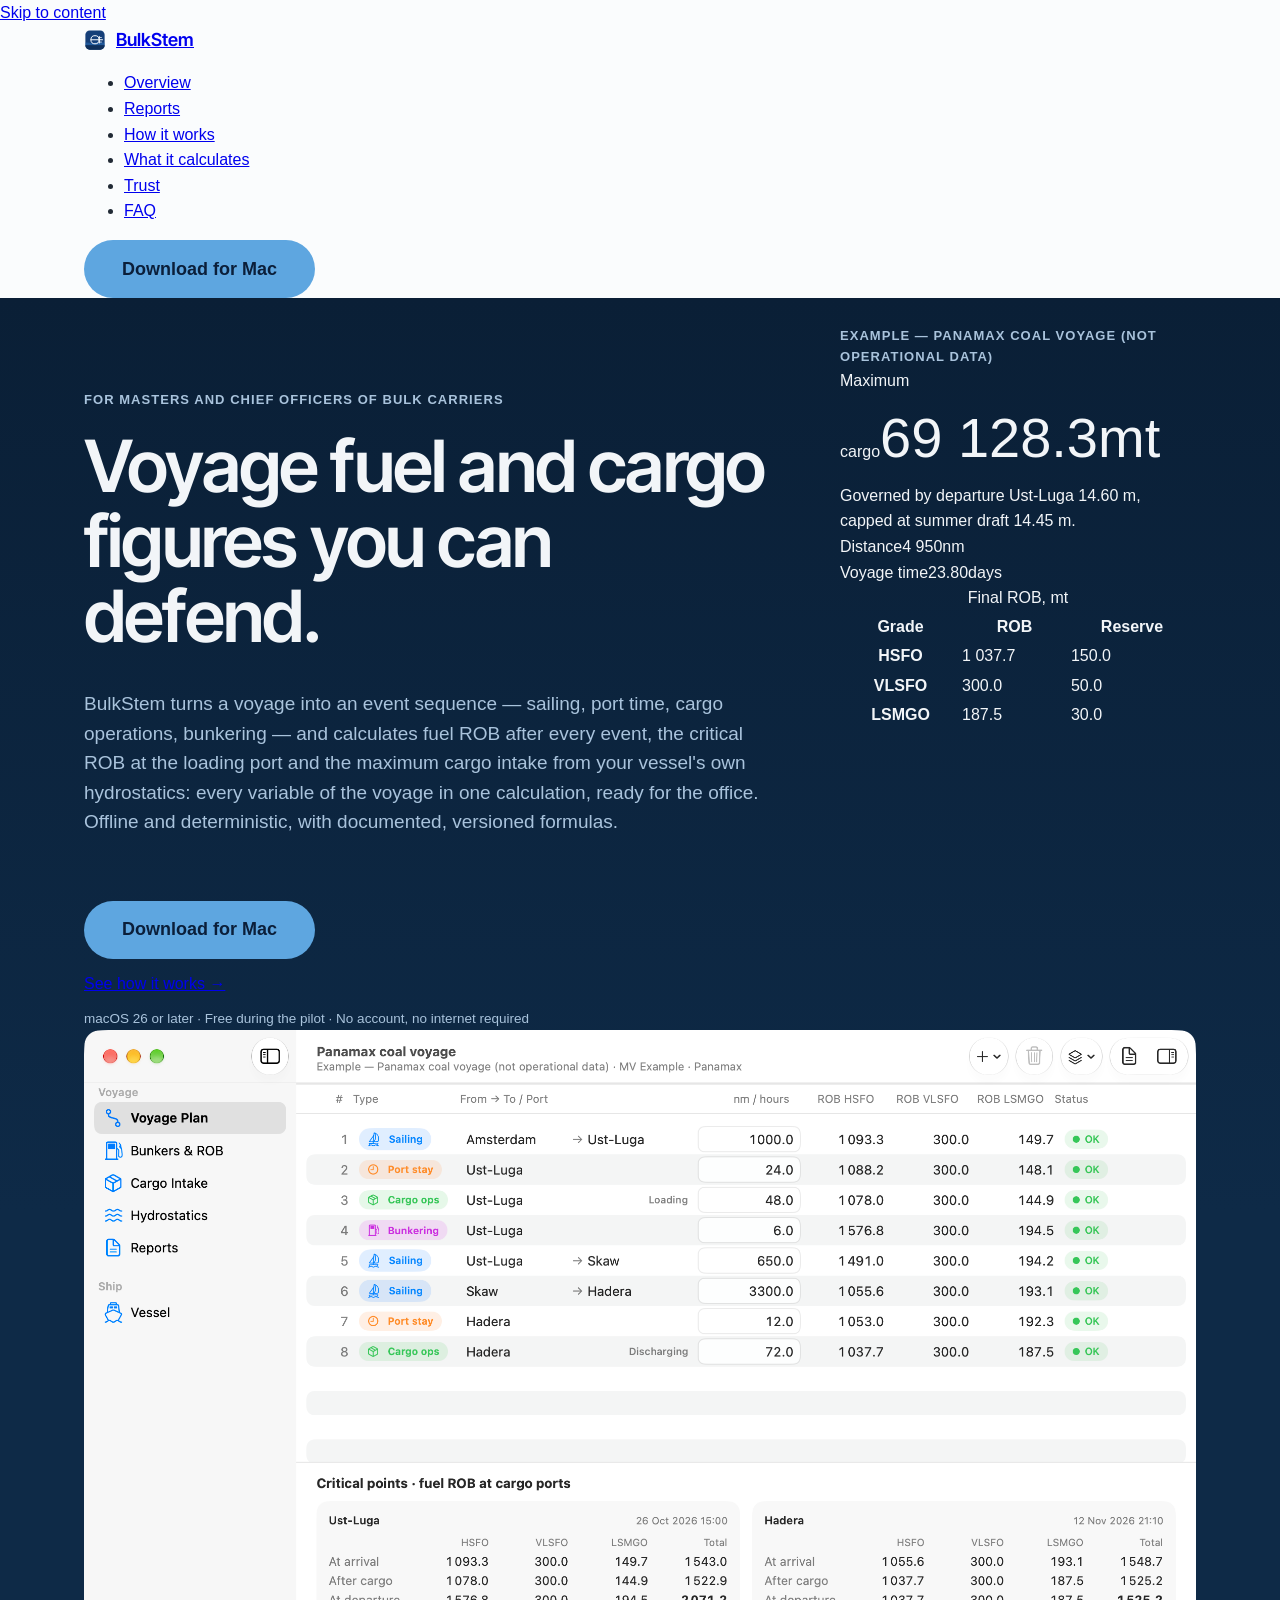
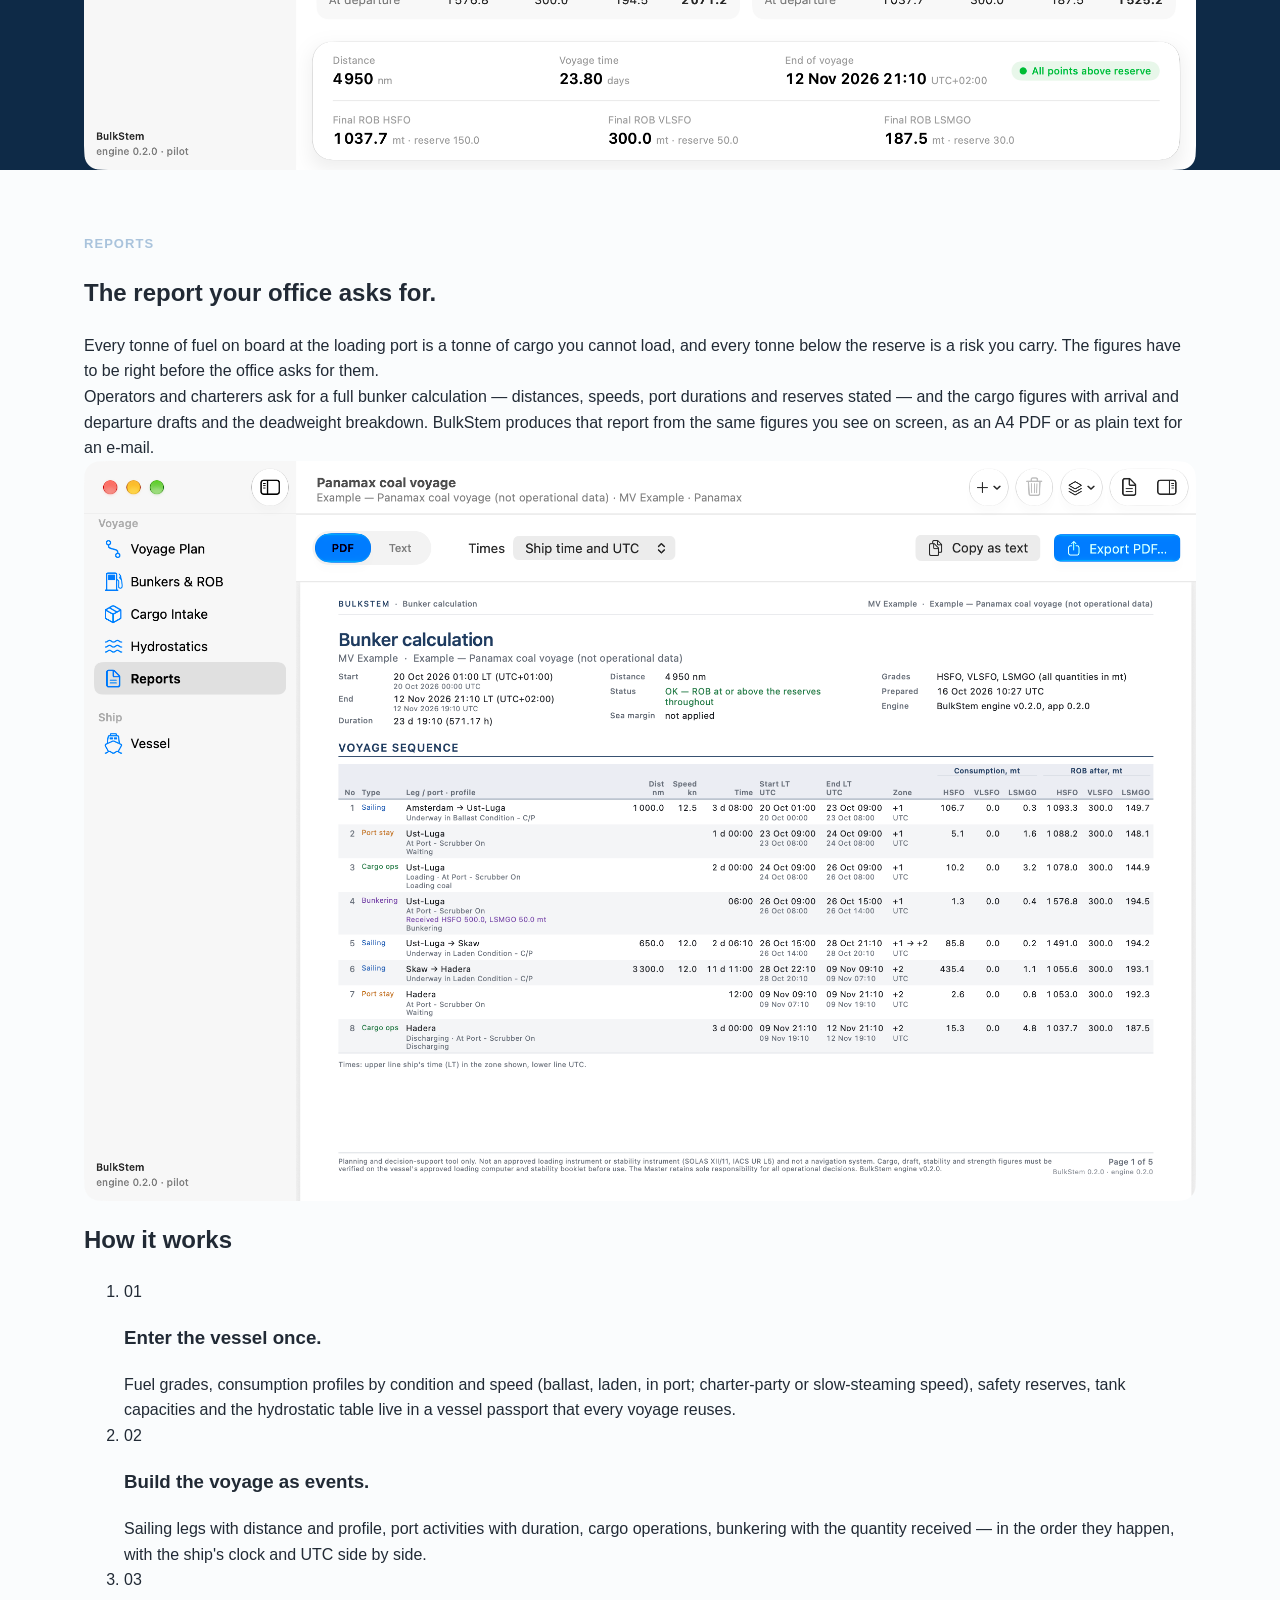
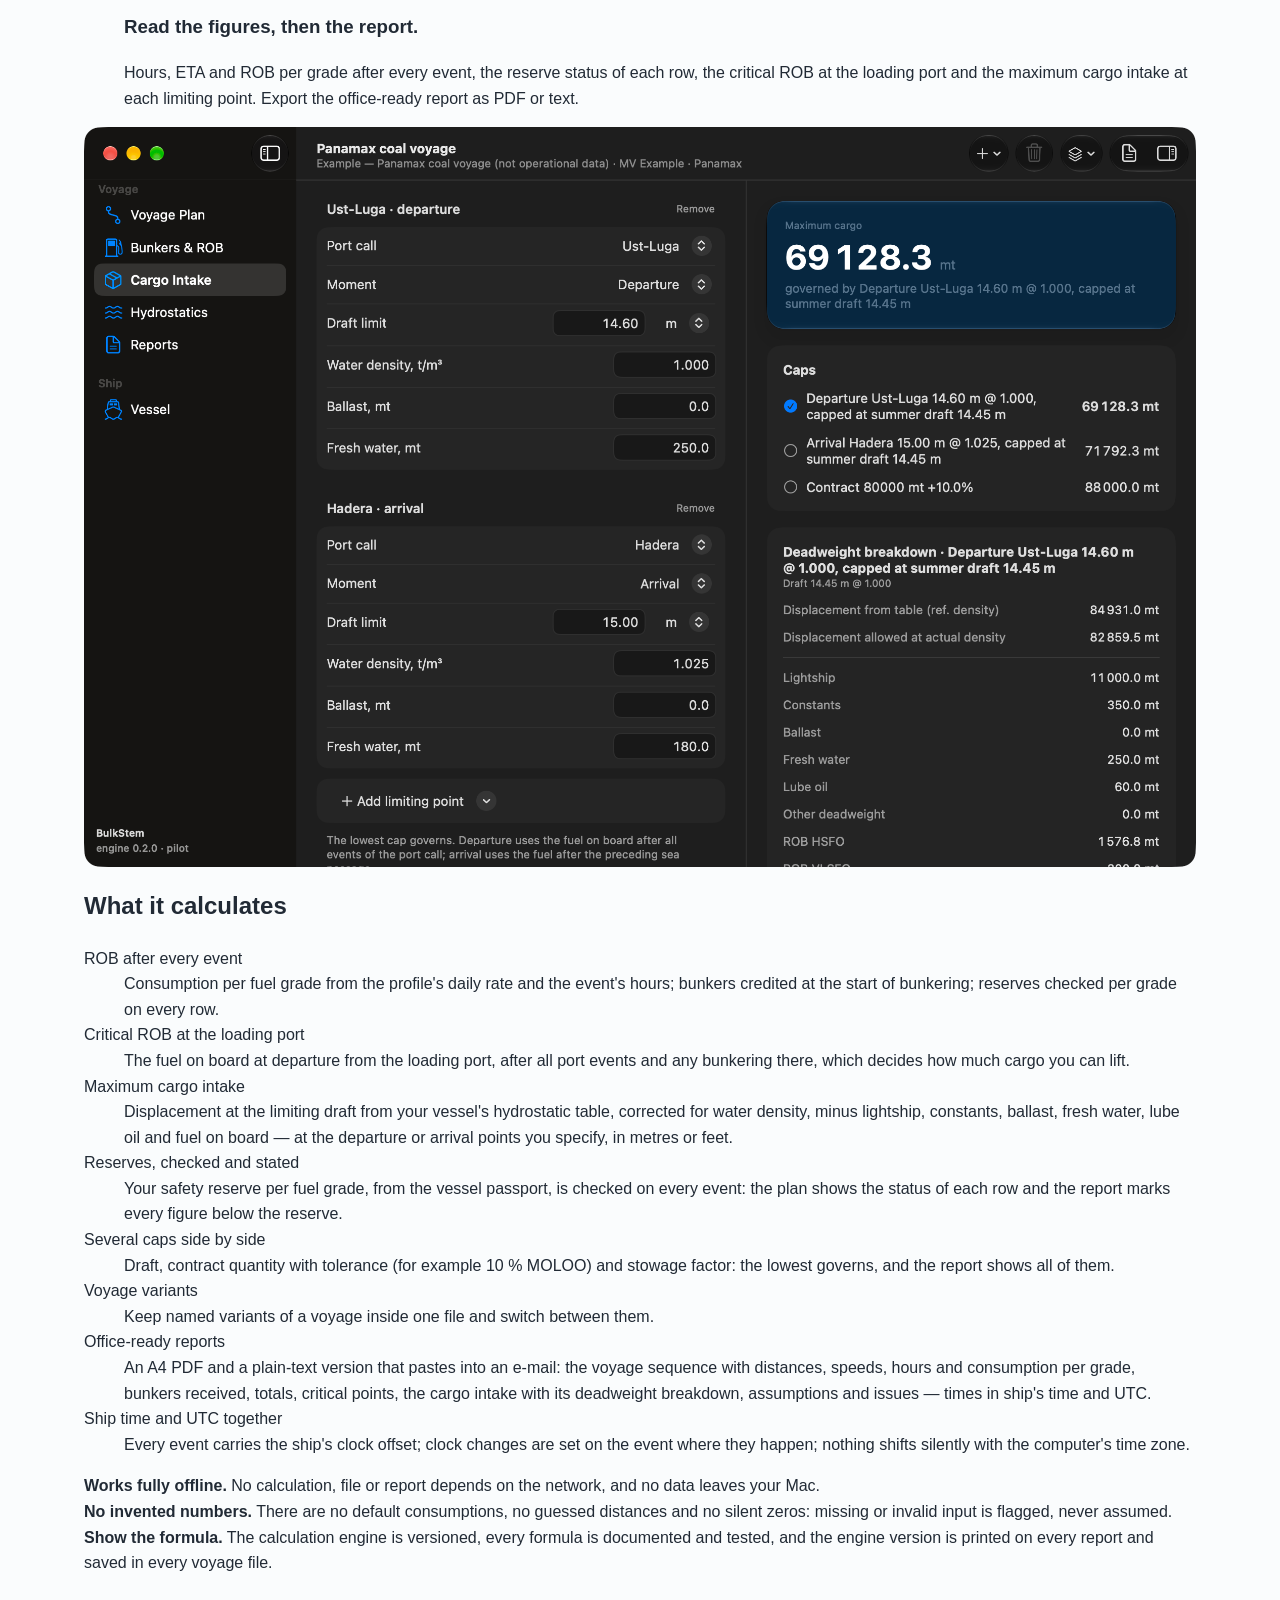
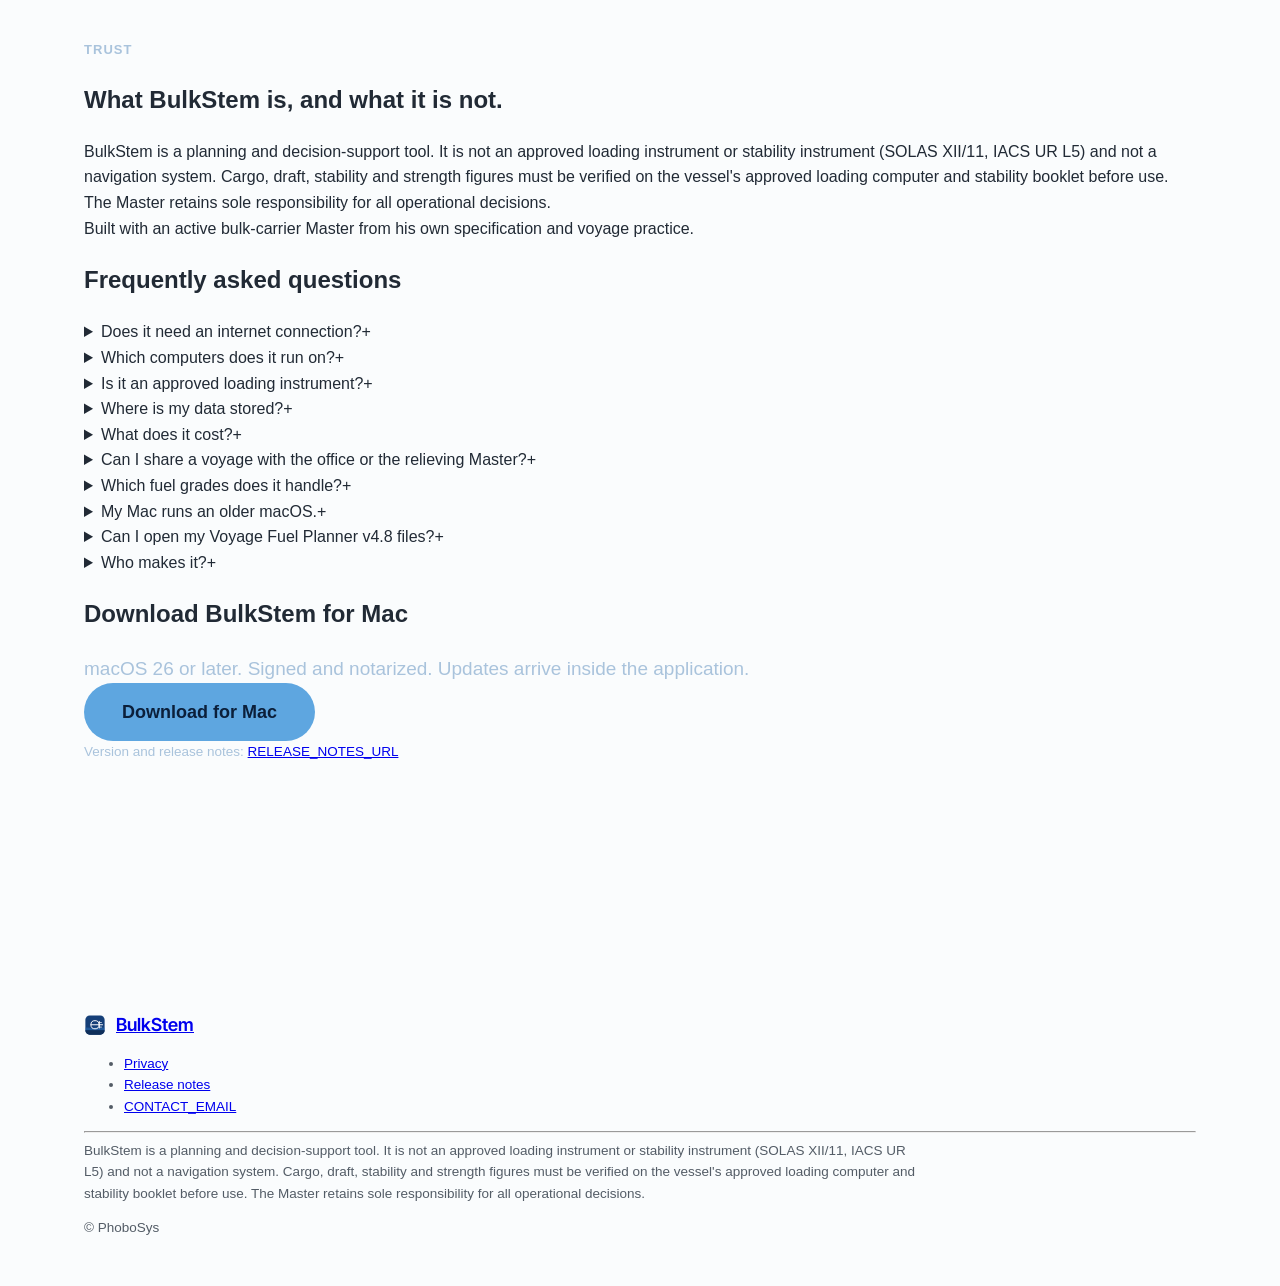
<file: design/hero-c.html>
<!doctype html>
<html lang="en">
<head>
<meta charset="utf-8">
<base href="../">
<meta name="viewport" content="width=device-width, initial-scale=1">
<title>Variant C — Instrument · BulkStem design round 2</title>
<meta name="description" content="BulkStem turns a voyage into an event sequence — sailing, port time, cargo operations, bunkering — and calculates fuel ROB after every event, the critical ROB at the loading port and the maximum cargo intake from your vessel's own hydrostatics: every variable of the voyage in one calculation, ready for the office. Offline and deterministic, with documented, versioned formulas.">
<link rel="canonical" href="https://bulkstem.com/">
<link rel="icon" type="image/svg+xml" href="img/icon.svg">
<link rel="icon" type="image/png" sizes="32x32" href="img/favicon-32.png">
<link rel="apple-touch-icon" sizes="180x180" href="img/apple-touch-icon.png">
<meta name="theme-color" content="#FAFCFD">
<meta property="og:type" content="website">
<meta property="og:title" content="BulkStem — voyage fuel and cargo planning for bulk-carrier officers">
<meta property="og:description" content="BulkStem turns a voyage into an event sequence — sailing, port time, cargo operations, bunkering — and calculates fuel ROB after every event, the critical ROB at the loading port and the maximum cargo intake from your vessel's own hydrostatics: every variable of the voyage in one calculation, ready for the office. Offline and deterministic, with documented, versioned formulas.">
<meta property="og:url" content="https://bulkstem.com/">
<meta property="og:image" content="https://bulkstem.com/img/og.png">
<meta property="og:image:width" content="1200">
<meta property="og:image:height" content="630">
<meta name="twitter:card" content="summary_large_image">
<meta name="twitter:title" content="BulkStem — voyage fuel and cargo planning for bulk-carrier officers">
<meta name="twitter:description" content="BulkStem turns a voyage into an event sequence — sailing, port time, cargo operations, bunkering — and calculates fuel ROB after every event, the critical ROB at the loading port and the maximum cargo intake from your vessel's own hydrostatics: every variable of the voyage in one calculation, ready for the office. Offline and deterministic, with documented, versioned formulas.">
<meta name="twitter:image" content="https://bulkstem.com/img/og.png">
<script type="application/ld+json">
{"@context":"https://schema.org","@type":"SoftwareApplication","name":"BulkStem","applicationCategory":"BusinessApplication","operatingSystem":"macOS 26 or later","url":"https://bulkstem.com/","image":"https://bulkstem.com/img/og.png","description":"BulkStem turns a voyage into an event sequence — sailing, port time, cargo operations, bunkering — and calculates fuel ROB after every event, the critical ROB at the loading port and the maximum cargo intake from your vessel's own hydrostatics: every variable of the voyage in one calculation, ready for the office. Offline and deterministic, with documented, versioned formulas.","publisher":{"@type":"Organization","name":"PhoboSys"},"offers":{"@type":"Offer","price":"0","priceCurrency":"USD","description":"Free during the pilot"}}
</script>
<link rel="preload" href="assets/fonts/inter-tight-latin-wght-normal.woff2" as="font" type="font/woff2" crossorigin>
<link rel="stylesheet" href="assets/site.css">
<style>
/* Design round 2, variant C — "Instrument": the example figures as a panel beside the headline, a draft-marks ruler as the signature */
.hero--instrument .hero-grid { display: grid; gap: var(--s6); align-items: start; }
@media (min-width: 1000px) { .hero--instrument .hero-grid { grid-template-columns: minmax(0, 1fr) 400px; gap: var(--s10); } }
.hero--instrument h1 { font-size: 72px; max-width: 12em; }
@media (max-width: 639px) { .hero--instrument h1 { font-size: 42px; } }
.hero--instrument .hero-row { grid-template-columns: 1fr; }
.instrument { position: relative; padding-left: 44px; display: grid; gap: var(--s3); }
.instrument::before { content: ""; position: absolute; left: 0; top: 4px; bottom: 4px; width: 20px;
  background-image: repeating-linear-gradient(to bottom, var(--rule) 0 1px, transparent 1px 10px), repeating-linear-gradient(to bottom, var(--ink) 0 1px, transparent 1px 50px);
  background-size: 9px 100%, 20px 100%; background-repeat: no-repeat; background-position: left top; }
.instrument > * + * { padding-top: var(--s3); border-top: 1px solid var(--rule); }
.instrument .kicker { margin: 0; }
.instrument .figure-value--xl { font-size: 56px; }
.instrument .figure-pair { grid-template-columns: 1fr 1fr; gap: var(--s3); }
.instrument .rob-table { max-width: none; }
.hero--instrument .window-frame { margin-top: var(--s10); }
</style>
<script>document.documentElement.classList.add("js")</script>
<script src="assets/site.js" defer></script>
</head>
<body>
<!-- Constants replaced by the release pipeline: DOWNLOAD_URL, RELEASE_NOTES_URL, CONTACT_EMAIL — see README.md -->
<a class="skip-link" href="#main">Skip to content</a>

<header class="site-header">
  <div class="container">
    <a class="brand" href="#overview"><img src="img/icon.svg" alt="" width="22" height="22">BulkStem</a>
    <nav class="site-nav" aria-label="Sections">
      <ul>
        <li><a href="#overview">Overview</a></li>
        <li><a href="#reports">Reports</a></li>
        <li><a href="#how">How it works</a></li>
        <li><a href="#calculates">What it calculates</a></li>
        <li><a href="#trust">Trust</a></li>
        <li><a href="#faq">FAQ</a></li>
      </ul>
    </nav>
    <a class="button" href="DOWNLOAD_URL">Download for Mac</a>
  </div>
</header>

<main id="main">

  <section class="hero hero--instrument" id="overview" aria-labelledby="hero-title">
    <div class="container">
      <div class="hero-grid">
        <div class="hero-copy">
      <p class="kicker">For Masters and Chief Officers of bulk carriers</p>
      <h1 id="hero-title">Voyage fuel and cargo figures you can defend.</h1>
      <div class="hero-row">
        <p class="lead">BulkStem turns a voyage into an event sequence — sailing, port time, cargo operations, bunkering — and calculates fuel ROB after every event, the critical ROB at the loading port and the maximum cargo intake from your vessel's own hydrostatics: every variable of the voyage in one calculation, ready for the office. Offline and deterministic, with documented, versioned formulas.</p>
        <div class="hero-actions">
          <a class="button" href="DOWNLOAD_URL">Download for Mac</a>
          <a class="text-link" href="#how">See how it works →</a>
          <p class="small">macOS 26 or later · Free during the pilot · No account, no internet required</p>
        </div>
      </div>
        </div>
        <aside class="instrument" aria-labelledby="figures-title">
          <h2 class="kicker" id="figures-title">Example — Panamax coal voyage (not operational data)</h2>
          <div>
          <p><span class="figure-label">Maximum cargo</span><span class="figure-value figure-value--xl">69&nbsp;128.3<span class="unit">mt</span></span></p>
          <p class="figure-note">Governed by departure Ust-Luga 14.60 m, capped at summer draft 14.45 m.</p>
        </div>
          <div class="figure-pair">
          <p><span class="figure-label">Distance</span><span class="figure-value">4&nbsp;950<span class="unit">nm</span></span></p>
          <p><span class="figure-label">Voyage time</span><span class="figure-value">23.80<span class="unit">days</span></span></p>
        </div>
          <table class="rob-table">
          <caption>Final ROB, mt</caption>
          <thead>
            <tr><th scope="col">Grade</th><th scope="col">ROB</th><th scope="col">Reserve</th></tr>
          </thead>
          <tbody>
            <tr><th scope="row">HSFO</th><td>1&nbsp;037.7</td><td class="reserve">150.0</td></tr>
            <tr><th scope="row">VLSFO</th><td>300.0</td><td class="reserve">50.0</td></tr>
            <tr><th scope="row">LSMGO</th><td>187.5</td><td class="reserve">30.0</td></tr>
          </tbody>
        </table>
        </aside>
      </div>
      <figure class="window-frame">
        <img src="img/screenshot-plan.png" width="2200" height="1464" fetchpriority="high" alt="BulkStem voyage plan window: the event sequence with ROB per fuel grade after each event and the critical points at the cargo ports">
      </figure>
    </div>
  </section>


  <section class="section" id="reports" aria-labelledby="reports-title">
    <div class="container">
      <div class="split reveal">
        <div>
          <p class="kicker">Reports</p>
          <h2 class="section-title" id="reports-title">The report your office asks for.</h2>
        </div>
        <div class="split-body">
          <p class="text-lg">Every tonne of fuel on board at the loading port is a tonne of cargo you cannot load, and every tonne below the reserve is a risk you carry. The figures have to be right before the office asks for them.</p>
          <p class="text-lg">Operators and charterers ask for a full bunker calculation — distances, speeds, port durations and reserves stated — and the cargo figures with arrival and departure drafts and the deadweight breakdown. BulkStem produces that report from the same figures you see on screen, as an A4 PDF or as plain text for an e-mail.</p>
        </div>
      </div>
      <figure class="window-frame reveal">
        <img src="img/screenshot-report.png" width="2200" height="1464" loading="lazy" decoding="async" alt="BulkStem A4 PDF report: the bunker calculation with the voyage sequence, bunkers received, totals and critical points">
      </figure>
    </div>
  </section>

  <section class="section navy" id="how" aria-labelledby="how-title">
    <div class="container">
      <h2 class="section-title reveal" id="how-title">How it works</h2>
      <ol class="steps reveal">
        <li class="step">
          <span class="step-number" aria-hidden="true">01</span>
          <h3>Enter the vessel once.</h3>
          <p>Fuel grades, consumption profiles by condition and speed (ballast, laden, in port; charter-party or slow-steaming speed), safety reserves, tank capacities and the hydrostatic table live in a vessel passport that every voyage reuses.</p>
        </li>
        <li class="step">
          <span class="step-number" aria-hidden="true">02</span>
          <h3>Build the voyage as events.</h3>
          <p>Sailing legs with distance and profile, port activities with duration, cargo operations, bunkering with the quantity received — in the order they happen, with the ship's clock and UTC side by side.</p>
        </li>
        <li class="step">
          <span class="step-number" aria-hidden="true">03</span>
          <h3>Read the figures, then the report.</h3>
          <p>Hours, ETA and ROB per grade after every event, the reserve status of each row, the critical ROB at the loading port and the maximum cargo intake at each limiting point. Export the office-ready report as PDF or text.</p>
        </li>
      </ol>
      <figure class="window-frame window-frame--dark reveal">
        <img src="img/screenshot-cargo-dark.png" width="2200" height="1464" loading="lazy" decoding="async" alt="BulkStem cargo intake window: the maximum cargo at the limiting draft with the deadweight breakdown">
      </figure>
    </div>
  </section>

  <section class="section" id="calculates" aria-labelledby="calculates-title">
    <div class="container split">
      <h2 class="section-title calc-title" id="calculates-title">What it calculates</h2>
      <dl class="calc-list reveal">
        <div class="calc-item">
          <dt>ROB after every event</dt>
          <dd>Consumption per fuel grade from the profile's daily rate and the event's hours; bunkers credited at the start of bunkering; reserves checked per grade on every row.</dd>
        </div>
        <div class="calc-item">
          <dt>Critical ROB at the loading port</dt>
          <dd>The fuel on board at departure from the loading port, after all port events and any bunkering there, which decides how much cargo you can lift.</dd>
        </div>
        <div class="calc-item">
          <dt>Maximum cargo intake</dt>
          <dd>Displacement at the limiting draft from your vessel's hydrostatic table, corrected for water density, minus lightship, constants, ballast, fresh water, lube oil and fuel on board — at the departure or arrival points you specify, in metres or feet.</dd>
        </div>
        <div class="calc-item">
          <dt>Reserves, checked and stated</dt>
          <dd>Your safety reserve per fuel grade, from the vessel passport, is checked on every event: the plan shows the status of each row and the report marks every figure below the reserve.</dd>
        </div>
        <div class="calc-item">
          <dt>Several caps side by side</dt>
          <dd>Draft, contract quantity with tolerance (for example 10 % MOLOO) and stowage factor: the lowest governs, and the report shows all of them.</dd>
        </div>
        <div class="calc-item">
          <dt>Voyage variants</dt>
          <dd>Keep named variants of a voyage inside one file and switch between them.</dd>
        </div>
        <div class="calc-item">
          <dt>Office-ready reports</dt>
          <dd>An A4 PDF and a plain-text version that pastes into an e-mail: the voyage sequence with distances, speeds, hours and consumption per grade, bunkers received, totals, critical points, the cargo intake with its deadweight breakdown, assumptions and issues — times in ship's time and UTC.</dd>
        </div>
        <div class="calc-item">
          <dt>Ship time and UTC together</dt>
          <dd>Every event carries the ship's clock offset; clock changes are set on the event where they happen; nothing shifts silently with the computer's time zone.</dd>
        </div>
      </dl>
    </div>
  </section>

  <section class="principles" aria-label="Principles">
    <div class="container principles-grid reveal">
      <p class="principle"><strong>Works fully offline.</strong> No calculation, file or report depends on the network, and no data leaves your Mac.</p>
      <p class="principle"><strong>No invented numbers.</strong> There are no default consumptions, no guessed distances and no silent zeros: missing or invalid input is flagged, never assumed.</p>
      <p class="principle"><strong>Show the formula.</strong> The calculation engine is versioned, every formula is documented and tested, and the engine version is printed on every report and saved in every voyage file.</p>
    </div>
  </section>

  <section class="section trust" id="trust" aria-labelledby="trust-title">
    <div class="container">
      <div class="narrow reveal">
        <p class="kicker">Trust</p>
        <h2 class="section-title" id="trust-title">What BulkStem is, and what it is not.</h2>
        <p class="text-lg">BulkStem is a planning and decision-support tool. It is not an approved loading instrument or stability instrument (SOLAS XII/11, IACS UR L5) and not a navigation system. Cargo, draft, stability and strength figures must be verified on the vessel's approved loading computer and stability booklet before use. The Master retains sole responsibility for all operational decisions.</p>
        <p class="trust-sub">Built with an active bulk-carrier Master from his own specification and voyage practice.</p>
      </div>
    </div>
  </section>

  <section class="section faq" id="faq" aria-labelledby="faq-title">
    <div class="container">
      <div class="narrow reveal">
        <h2 class="section-title" id="faq-title">Frequently asked questions</h2>
        <div class="faq-list">
          <details>
            <summary>Does it need an internet connection?<span class="faq-icon" aria-hidden="true">+</span></summary>
            <p>No. BulkStem works fully offline. The only network use is checking for application updates, which you can trigger yourself.</p>
          </details>
          <details>
            <summary>Which computers does it run on?<span class="faq-icon" aria-hidden="true">+</span></summary>
            <p>A Mac with macOS 26 or later today. A Windows version is planned next, then iPad and iPhone; a browser version for ship PCs is under evaluation.</p>
          </details>
          <details>
            <summary>Is it an approved loading instrument?<span class="faq-icon" aria-hidden="true">+</span></summary>
            <p>No. It is a planning tool: the approved loading computer remains the authority for cargo, draft, stability and strength, and ECDIS for navigation.</p>
          </details>
          <details>
            <summary>Where is my data stored?<span class="faq-icon" aria-hidden="true">+</span></summary>
            <p>In voyage files on your Mac. A voyage file is self-contained — it carries a copy of the vessel data — so it opens with the same figures on any other Mac running BulkStem.</p>
          </details>
          <details>
            <summary>What does it cost?<span class="faq-icon" aria-hidden="true">+</span></summary>
            <p>Free during the pilot. Pricing will be announced before the public release.</p>
          </details>
          <details>
            <summary>Can I share a voyage with the office or the relieving Master?<span class="faq-icon" aria-hidden="true">+</span></summary>
            <p>Yes. Send the voyage file — it is self-contained and opens with the same figures on any Mac running BulkStem — or send the PDF or the text report.</p>
          </details>
          <details>
            <summary>Which fuel grades does it handle?<span class="faq-icon" aria-hidden="true">+</span></summary>
            <p>The grades you define in the vessel passport, typically HFO, VLSFO and LSMGO. Every consumption profile has a daily rate per grade, and every ROB, reserve and critical point is shown per grade.</p>
          </details>
          <details>
            <summary>My Mac runs an older macOS.<span class="faq-icon" aria-hidden="true">+</span></summary>
            <p>BulkStem needs macOS 26 or later. Every Mac with Apple silicon (2020 onward) and the last Intel models — the 16-inch MacBook Pro (2019), the four-port 13-inch MacBook Pro (2020), the iMac (2020) and the Mac Pro (2019) — can update to it free of charge. For older computers and for ship PCs, a browser version is planned.</p>
          </details>
          <details>
            <summary>Can I open my Voyage Fuel Planner v4.8 files?<span class="faq-icon" aria-hidden="true">+</span></summary>
            <p>Yes. Projects and condition files are imported, and BulkStem reports what the old format did not store.</p>
          </details>
          <details>
            <summary>Who makes it?<span class="faq-icon" aria-hidden="true">+</span></summary>
            <p>PhoboSys, with the Master who wrote the original specification. Contact: <a href="mailto:CONTACT_EMAIL">CONTACT_EMAIL</a>.</p>
          </details>
        </div>
      </div>
    </div>
  </section>

  <section class="section download" id="download" aria-labelledby="download-title">
    <div class="container reveal">
      <h2 class="download-title" id="download-title">Download BulkStem for Mac</h2>
      <p class="lead">macOS 26 or later. Signed and notarized. Updates arrive inside the application.</p>
      <a class="button" href="DOWNLOAD_URL">Download for Mac</a>
      <p class="small">Version and release notes: <a href="RELEASE_NOTES_URL">RELEASE_NOTES_URL</a></p>
    </div>
  </section>

</main>

<footer class="site-footer">
  <div class="container">
    <div class="footer-row">
      <a class="brand" href="#overview"><img src="img/icon.svg" alt="" width="22" height="22">BulkStem</a>
      <ul class="footer-links">
        <li><a href="privacy.html">Privacy</a></li>
        <li><a href="RELEASE_NOTES_URL">Release notes</a></li>
        <li><a href="mailto:CONTACT_EMAIL">CONTACT_EMAIL</a></li>
      </ul>
    </div>
    <hr class="footer-rule">
    <p class="disclaimer">BulkStem is a planning and decision-support tool. It is not an approved loading instrument or stability instrument (SOLAS XII/11, IACS UR L5) and not a navigation system. Cargo, draft, stability and strength figures must be verified on the vessel's approved loading computer and stability booklet before use. The Master retains sole responsibility for all operational decisions.</p>
    <p class="copyright">© PhoboSys</p>
  </div>
</footer>
</body>
</html>
</file>
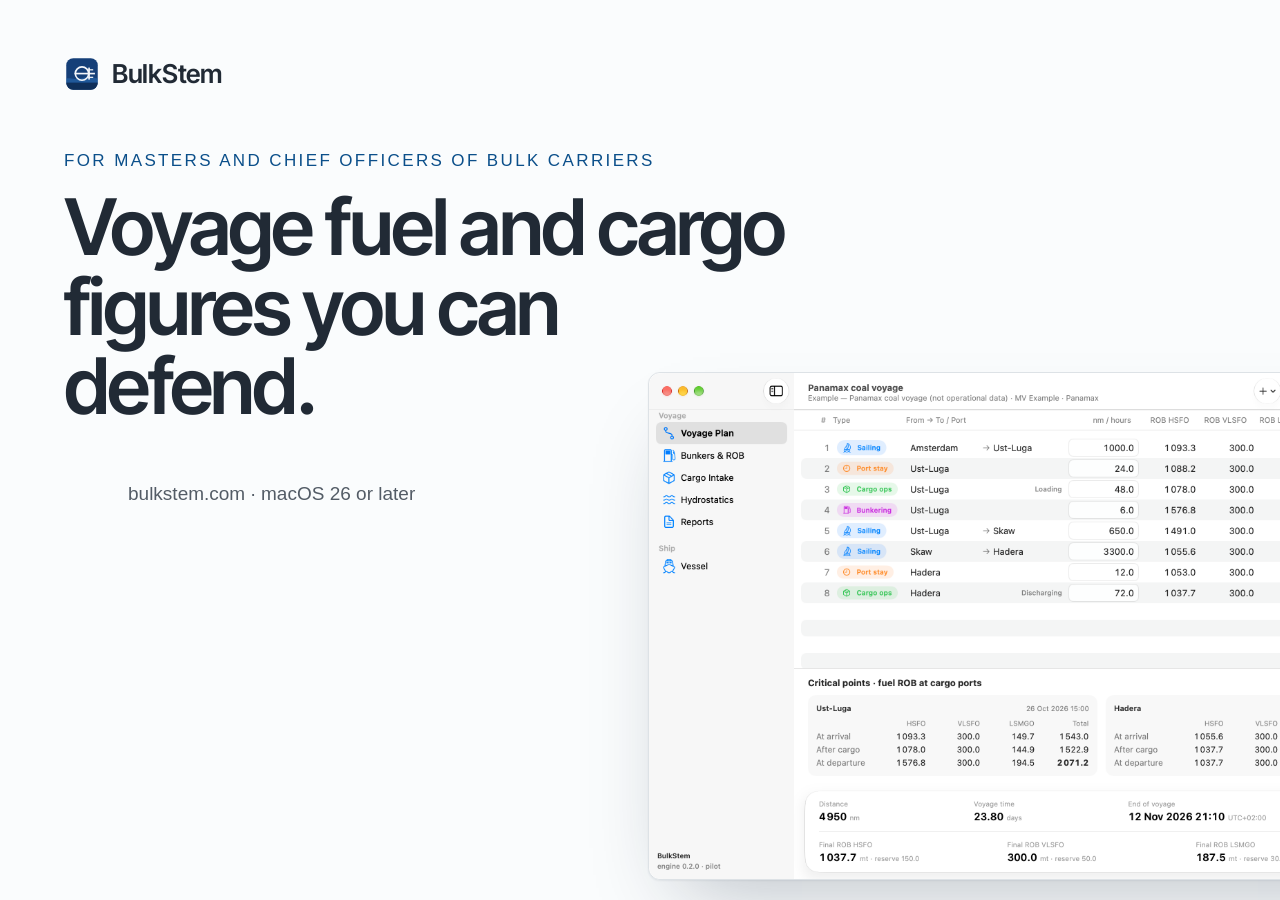
<file: design/og-card.html>
<!doctype html>
<html lang="en"><head><meta charset="utf-8"><title>BulkStem — Open Graph card</title>
<style>
@font-face { font-family: "Inter Tight"; src: url("../assets/fonts/inter-tight-latin-wght-normal.woff2") format("woff2"); font-weight: 100 900; font-display: block; }
html, body { margin: 0; }
body { width: 1200px; height: 630px; overflow: hidden; position: relative; background: #FAFCFD; color: #212A35; font-family: -apple-system, "SF Pro", "Segoe UI", Roboto, sans-serif; }
.pad { position: absolute; inset: 56px 64px; }
.brand { display: flex; align-items: center; gap: 12px; font: 600 26px/1 "Inter Tight", sans-serif; letter-spacing: -0.01em; }
.brand img { width: 36px; height: 36px; }
.kicker { margin: 60px 0 18px; font: 500 17px/1 -apple-system, "SF Pro", sans-serif; letter-spacing: .14em; text-transform: uppercase; color: #0B4F8A; }
h1 { margin: 0; max-width: 720px; font: 600 78px/1.02 "Inter Tight", sans-serif; letter-spacing: -0.035em; color: #212A35; }
.foot { position: absolute; left: 64px; bottom: 52px; font: 400 19px/1 -apple-system, "SF Pro", sans-serif; color: #535C66; }
.window { position: absolute; right: -210px; bottom: -250px; width: 760px; border-radius: 12px; border: 1px solid #DDE2E6; box-shadow: 0 1px 2px rgba(15,30,50,.06), 0 40px 80px -32px rgba(15,30,50,.28); overflow: hidden; background: #fff; }
.window img { display: block; width: 100%; height: auto; }
</style></head>
<body>
  <div class="pad">
    <div class="brand"><img src="../img/icon.svg" alt="">BulkStem</div>
    <p class="kicker">For Masters and Chief Officers of bulk carriers</p>
    <h1>Voyage fuel and cargo figures you can defend.</h1>
    <p class="foot">bulkstem.com · macOS 26 or later</p>
  </div>
  <div class="window"><img src="../img/screenshot-plan.png" alt=""></div>
</body></html>
</file>
<file: assets/site.css>
/* bulkstem.com — one hero section and the download (D-229); hand-written, no scripts. Type and palette from the landing drafts (D-041, D-043). */

@font-face {
  font-family: "Inter Tight";
  src: url("fonts/inter-tight-latin-wght-normal.woff2") format("woff2");
  font-weight: 100 900;
  font-style: normal;
  font-display: swap;
}

:root {
  --bg: #FAFCFD;
  --ink: #212A35;
  --muted: #535C66;
  --navy: #0E2A47;
  --navy-deep: #0A1F36;
  --navy-ink: #F2F5F8;
  --navy-muted: #A9C3DC;
  --action: #5EA6E0;
  --action-hover: #7FB8E8;
  --action-ink: #0B1F3A;
  --container: 1160px;
  --gutter: 24px;
  --overlap: 200px;
  --font-body: -apple-system, "SF Pro", "Segoe UI", Roboto, sans-serif;
  --font-display: "Inter Tight", -apple-system, "SF Pro", "Segoe UI", Roboto, sans-serif;
  color-scheme: light;
}

*, *::before, *::after { box-sizing: border-box; }

html { -webkit-text-size-adjust: 100%; text-size-adjust: 100%; }

body {
  margin: 0;
  background: var(--bg);
  color: var(--ink);
  font: 16px/1.6 var(--font-body);
  font-variant-numeric: tabular-nums;
  -webkit-font-smoothing: antialiased;
}

img { display: block; max-width: 100%; height: auto; }
p, figure, h1 { margin: 0; }

.container {
  position: relative;
  width: 100%;
  max-width: var(--container);
  margin: 0 auto;
  padding: 0 var(--gutter);
}

/* The hero: a navy first screen, the application window straddling into the light footer */
.hero {
  display: flow-root; /* keeps the window's negative margin inside the hero, so the window really overlaps the footer */
  position: relative;
  padding: 28px 0 0;
  background: linear-gradient(180deg, var(--navy-deep) 0%, var(--navy) 62%);
  color: var(--navy-ink);
}

/* A draft-marks scale down the edge of the hero: the one graphic signature */
.ruler {
  position: absolute;
  top: 0;
  bottom: 0;
  right: 0;
  width: 22px;
  background-image:
    repeating-linear-gradient(to bottom, rgba(169, 195, 220, .30) 0 1px, transparent 1px 12px),
    repeating-linear-gradient(to bottom, rgba(169, 195, 220, .60) 0 1px, transparent 1px 60px);
  background-size: 10px 100%, 22px 100%;
  background-repeat: no-repeat;
  background-position: right top;
}

.brand {
  display: flex;
  align-items: center;
  gap: 10px;
  font-family: var(--font-display);
  font-weight: 600;
  font-size: 18px;
}

.kicker {
  margin-top: 64px;
  color: var(--navy-muted);
  font-size: 13px;
  font-weight: 600;
  letter-spacing: .08em;
  text-transform: uppercase;
}

h1 {
  margin-top: 18px;
  max-width: 13em;
  font-family: var(--font-display);
  font-weight: 600;
  font-size: 84px;
  line-height: 1.04;
  letter-spacing: -.025em;
}

.hero-row {
  display: grid;
  grid-template-columns: minmax(0, 1fr) auto;
  gap: 64px;
  align-items: end;
  margin-top: 36px;
}

.lead {
  max-width: 36em;
  color: var(--navy-muted);
  font-size: 19px;
  line-height: 1.55;
}

.hero-actions { display: grid; justify-items: start; gap: 12px; }

.button {
  display: inline-flex;
  align-items: center;
  justify-content: center;
  min-height: 58px;
  padding: 0 38px;
  border-radius: 999px;
  background: var(--action);
  color: var(--action-ink);
  font-weight: 600;
  font-size: 18px;
  text-decoration: none;
  white-space: nowrap;
  transition: background-color .15s ease;
}
.button:hover { background: var(--action-hover); }
.button:focus-visible { outline: 2px solid var(--navy-ink); outline-offset: 3px; }

.small { color: var(--navy-muted); font-size: 13.5px; }

.window {
  position: relative;
  z-index: 1;
  margin-top: 56px;
  margin-bottom: calc(-1 * var(--overlap));
  border-radius: 12px;
  overflow: hidden;
  box-shadow: 0 0 0 1px rgba(255, 255, 255, .10), 0 40px 90px rgba(6, 20, 36, .45);
  animation: rise .7s cubic-bezier(.2, .7, .2, 1) both;
}

@keyframes rise {
  from { opacity: 0; transform: translateY(16px); }
  to { opacity: 1; transform: none; }
}

/* The footer: the honest boundaries, word for word (docs/product/disclaimers.md) */
.site-footer { padding: calc(var(--overlap) + 48px) 0 48px; color: var(--muted); font-size: 13.5px; }
.disclaimer { max-width: 62em; }
.copyright { margin-top: 12px; }

@media (max-width: 1000px) {
  h1 { font-size: 64px; }
  .hero-row { grid-template-columns: 1fr; gap: 28px; }
}

@media (max-width: 639px) {
  :root { --overlap: 64px; --gutter: 16px; }
  h1 { font-size: 42px; }
  .kicker { margin-top: 40px; font-size: 11px; letter-spacing: .06em; }
  .lead { font-size: 17px; }
  .button { width: 100%; }
  .hero-actions { justify-items: stretch; text-align: center; }
  .window { margin-top: 36px; }
  .ruler { display: none; }
}

@media (prefers-reduced-motion: reduce) {
  .window { animation: none; }
  .button { transition: none; }
}
</file>
